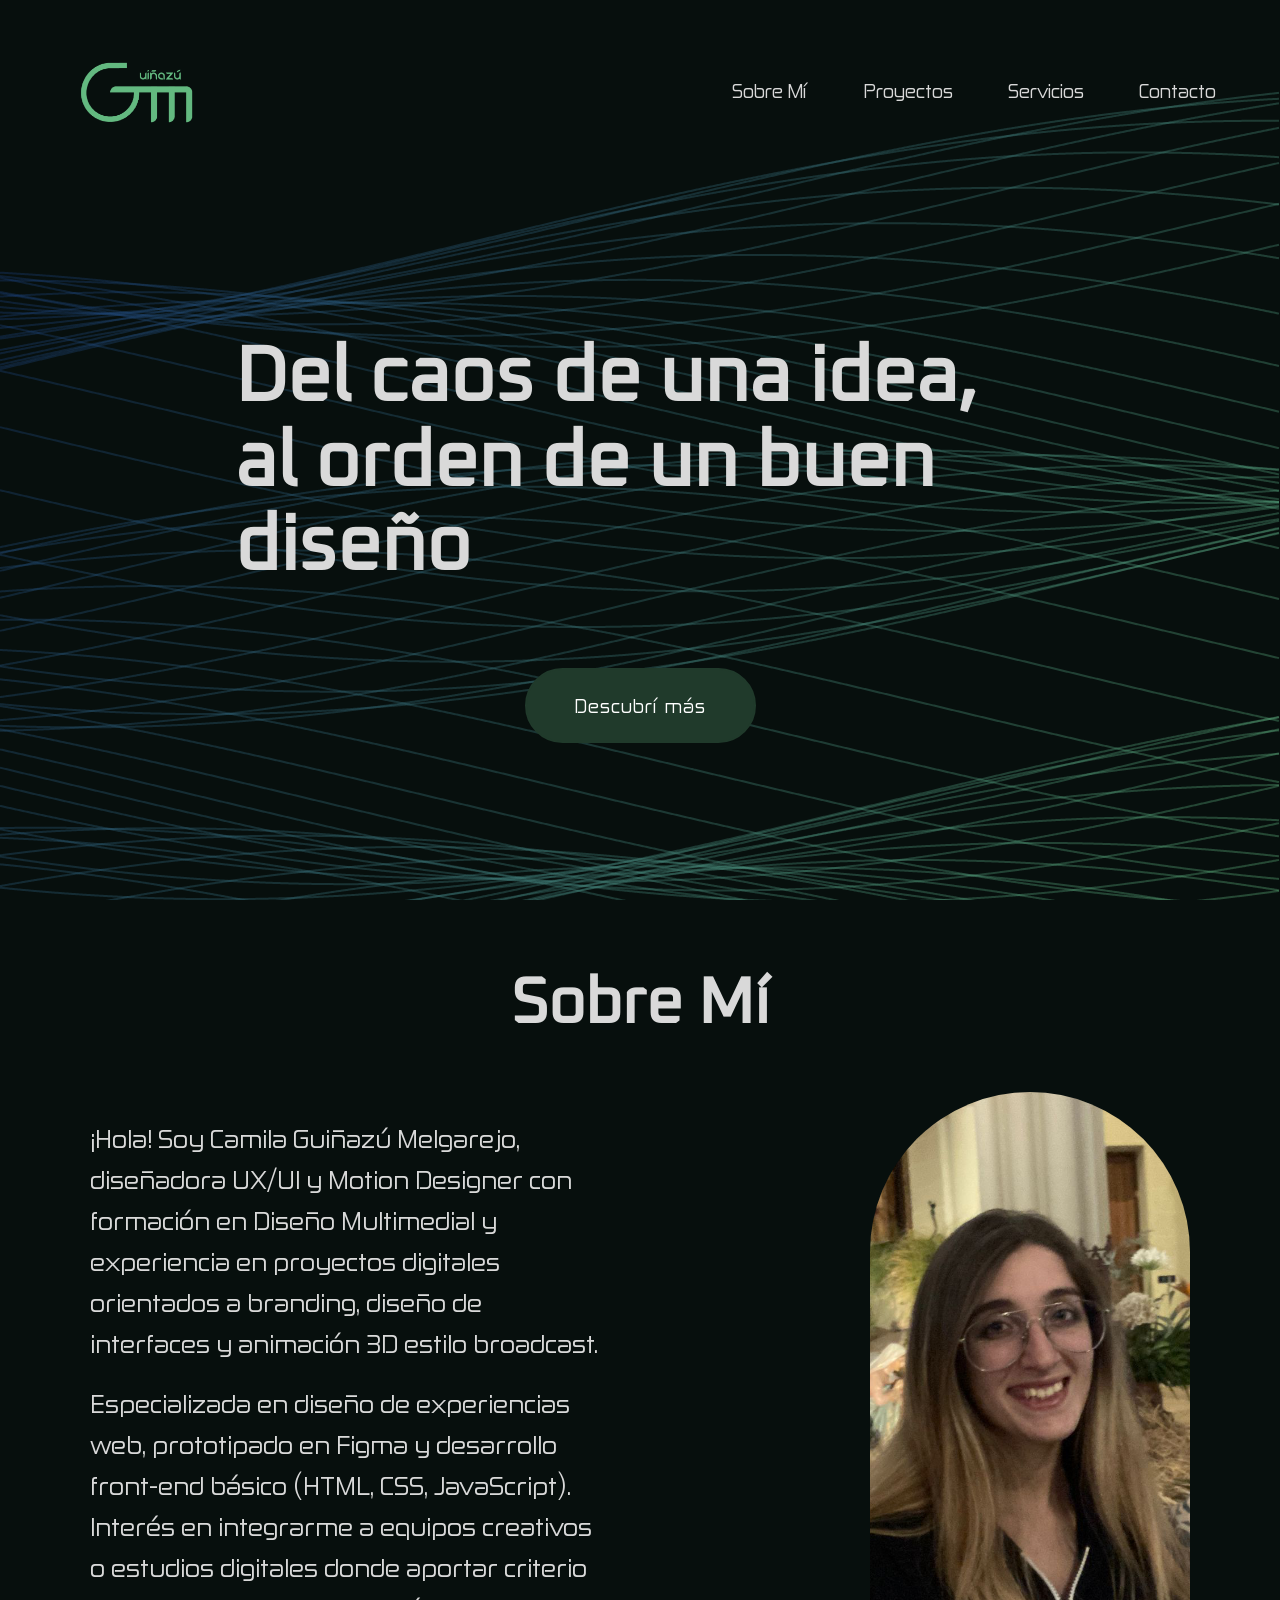
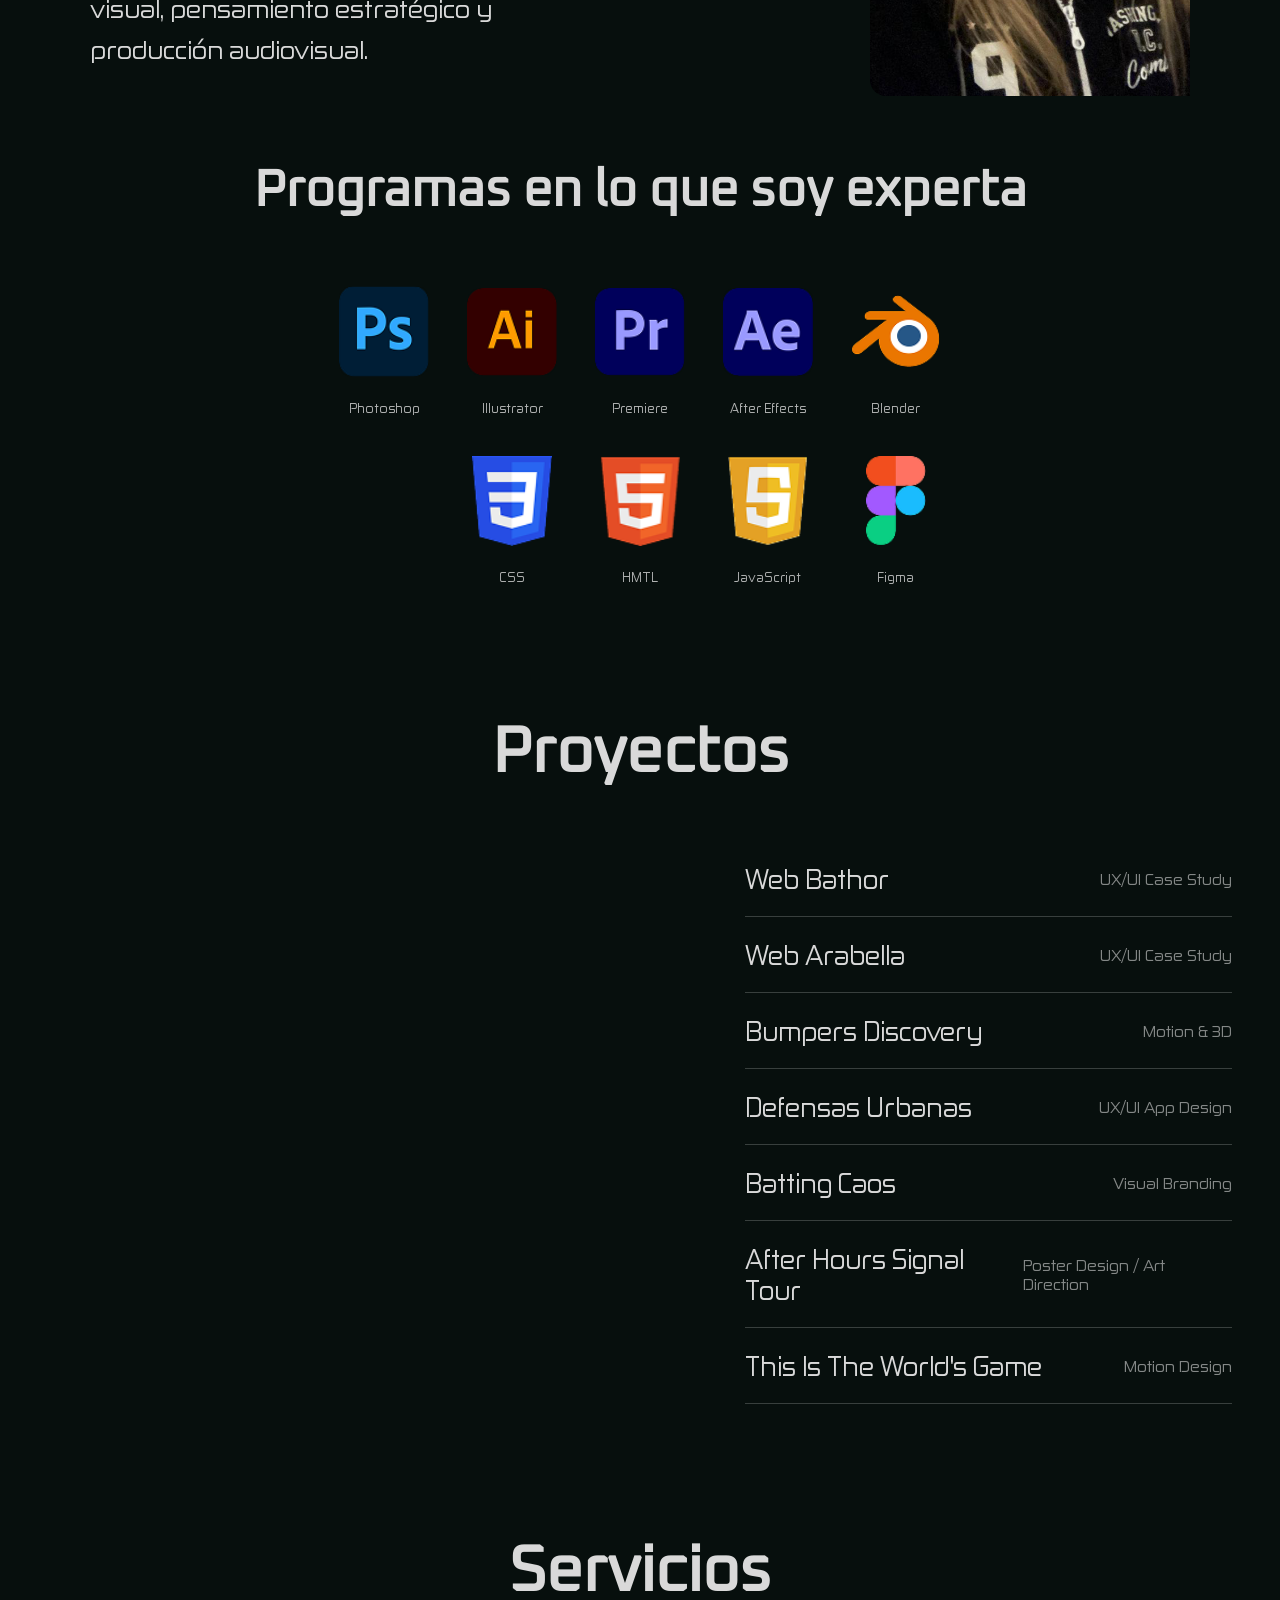
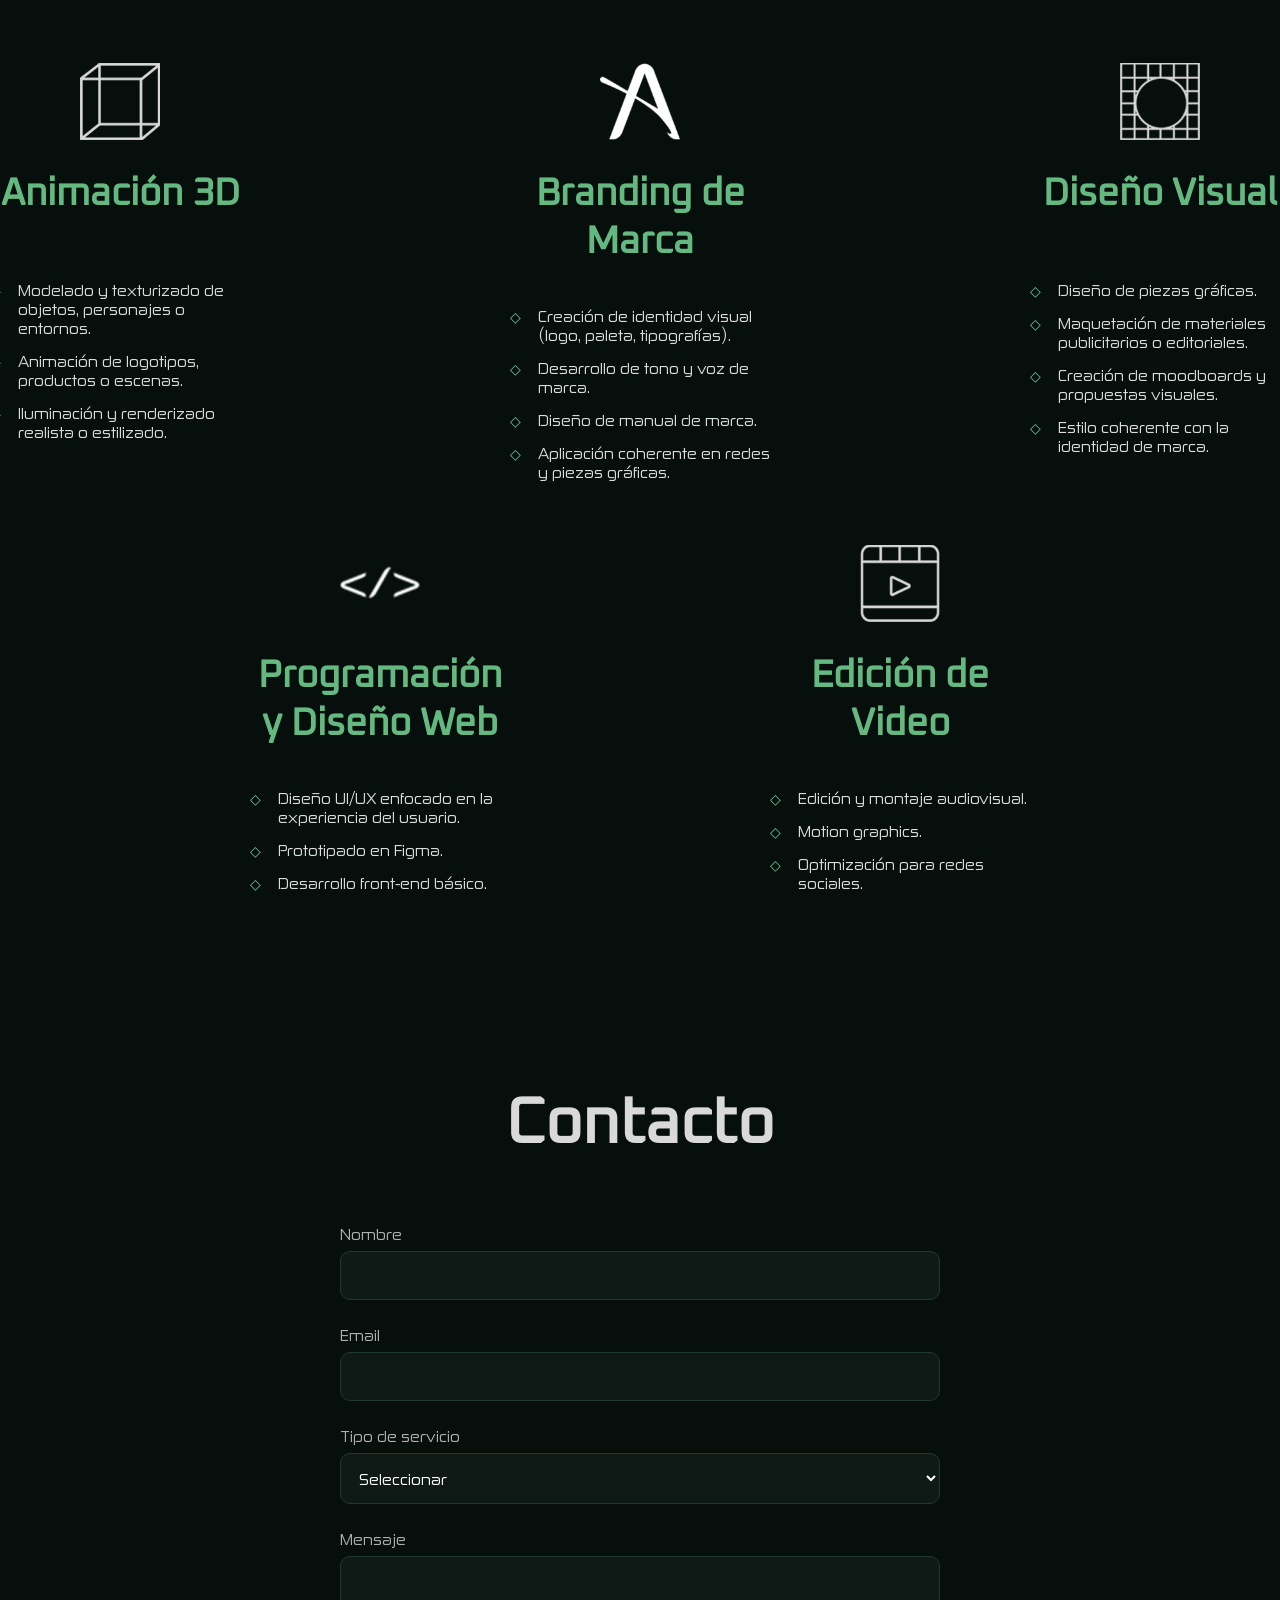
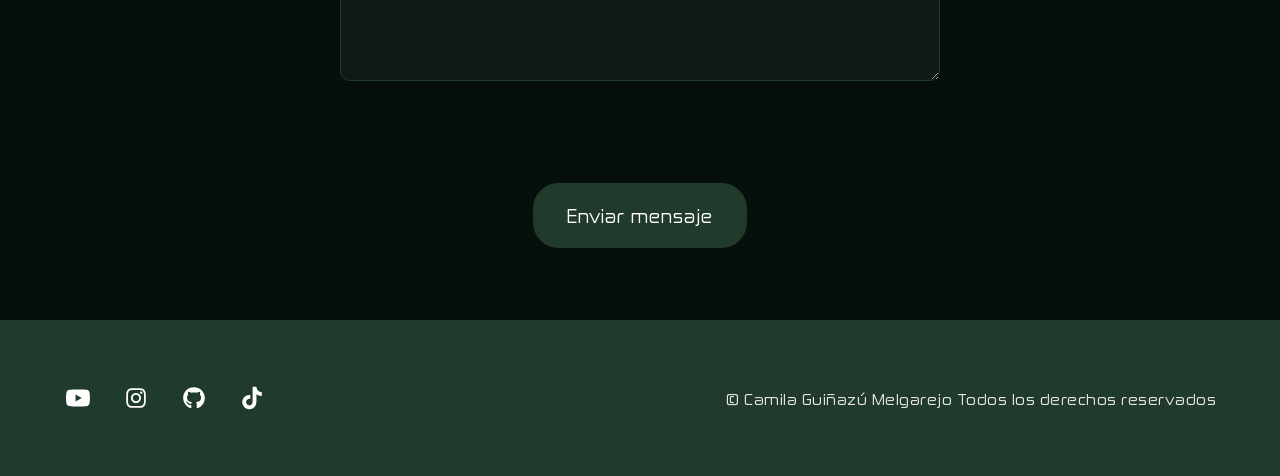
<file: index.html>
<!DOCTYPE html>
<html lang="es">

<head>
  <meta charset="UTF-8">
  <meta name="viewport" content="width=device-width, initial-scale=1.0">

  <title>Camila Guiñazú | UX/UI Designer & Digital Creative</title>

  <meta name="description" content="Portfolio de Camila Guiñazu, UX/UI designer especializada en experiencias digitales, diseño web y proyectos interactivos.">

  <link rel="stylesheet" href="styles.css">
</head>

<body>

  <canvas id="bg"></canvas>

  <!-- Header -->

  <header class="navbar">

    <div class="logo">
      <img src="Isologo.png" alt="Logo">
    </div>

    <nav class="nav-links">
      <a href="#sobre">Sobre Mí</a>
      <a href="#proyectos">Proyectos</a>
      <a href="#servicios">Servicios</a>
      <a href="#contacto">Contacto</a>
    </nav>

    <div class="menu-toggle">
      <span></span>
      <span></span>
      <span></span>
    </div>

  </header>

  <!-- Hero -->

  <section class="hero">
    <h1 class="hero-text">
      Del caos de una idea,
      al orden de un buen
      diseño
    </h1>

    <a href="#proyectos" class="btn-outline">Descubrí más</a>
  </section>

  <!-- Sobre mí -->

  <section id="sobre" class="section">
    <h2>Sobre Mí</h2>

    <div class="sobre-contenido">

      <div class="texto-inicio">
        <p>¡Hola! Soy Camila Guiñazú Melgarejo, diseñadora UX/UI y Motion Designer con formación en Diseño Multimedial y
          experiencia en proyectos digitales orientados a branding, diseño de interfaces y animación 3D estilo
          broadcast.
        </p>
        <br>
        <p>
          Especializada en diseño de experiencias web, prototipado en Figma y desarrollo front-end básico (HTML, CSS,
          JavaScript). Interés en integrarme a equipos creativos o estudios digitales donde aportar criterio visual,
          pensamiento estratégico y producción audiovisual.
        </p>

      </div>

      <div class="foto-inicio">
        <img src="Yo.png" alt="Camila Guiñazú Melgarejo">
      </div>

    </div>


    <!-- Experta -->

    <h3>Programas en lo que soy experta</h3>

    <div class="titulo-programas">

      <div class="logo-item">
        <img src="Photoshop.png" alt="Photoshop">
        <p>Photoshop</p>
      </div>

      <div class="logo-item">
        <img src="Illustrator.png" alt="Illustrator">
        <p>Illustrator</p>
      </div>

      <div class="logo-item">
        <img src="Premiere.png" alt="Premiere">
        <p>Premiere</p>
      </div>

      <div class="logo-item">
        <img src="After Effects.png" alt="After Effects">
        <p>After Effects</p>
      </div>

      <div class="logo-item">
        <img src="Blender.png" alt="Blender">
        <p>Blender</p>
      </div>

      <div class="logo-item">
        <img src="CSS.png" alt="CSS">
        <p>CSS</p>
      </div>

      <div class="logo-item">
        <img src="HTML.png" alt="HTML">
        <p>HMTL</p>
      </div>

      <div class="logo-item">
        <img src="JavaScript.png" alt="JavaScript">
        <p>JavaScript</p>
      </div>

      <div class="logo-item">
        <img src="Figma.png" alt="Figma">
        <p>Figma</p>
      </div>

    </div>

  </section>

  <!-- Proyectos -->

  <section id="proyectos" class="proyectos">

    <h2>Proyectos</h2>

    <div class="proyectos-container">

      <div class="preview">
        <img id="preview-img" src="Web-Bathor.png">
      </div>

      <div class="lista-proyectos">

        <a href="web-bathor.html" class="item" data-img="Web-Bathor.png">
          <span class="nombre">Web Bathor</span>
          <span class="tipo">UX/UI Case Study</span>
        </a>

        <a href="web-arabella.html" class="item" data-img="Web-Arabella.png">
          <span class="nombre">Web Arabella</span>
          <span class="tipo">UX/UI Case Study</span>
        </a>

        <a href="motion-discovery.html" class="item" data-img="Motion-Discovery.png">
          <span class="nombre">Bumpers Discovery</span>
          <span class="tipo">Motion & 3D</span>
        </a>

        <a href="defensas-urbanas.html" class="item" data-img="Defensas-Urbanas.png">
          <span class="nombre">Defensas Urbanas</span>
          <span class="tipo">UX/UI App Design</span>
        </a>

        <a href="batting-caos.html" class="item" data-img="Batting-Caos.png">
          <span class="nombre">Batting Caos</span>
          <span class="tipo">Visual Branding</span>
        </a>

        <a href="after-hours.html" class="item" data-img="The Weeknd/The_Weeknd_Horizontal.png">
          <span class="nombre">After Hours Signal Tour</span>
          <span class="tipo">Poster Design / Art Direction</span>
        </a>

        <a href="mundial.html" class="item" data-img="Mundial-Foto.png">
          <span class="nombre">This Is The World's Game</span>
          <span class="tipo">Motion Design</span>
        </a>
        
      </div>

    </div>

  </section>

  <!-- Servicios -->

  <section id="servicios" class="section">
    <h2>Servicios</h2>

    <section class="servicios">

      <div class="servicio">
        <img src="Animación.png" alt="Animación 3D">
        <h4>Animación 3D</h4>

        <ul>
          <li>Modelado y texturizado de objetos, personajes o entornos.</li>
          <li>Animación de logotipos, productos o escenas.</li>
          <li>Iluminación y renderizado realista o estilizado.</li>
        </ul>
      </div>

      <div class="servicio">
        <img src="Branding.png" alt="Branding">
        <h4>Branding de Marca</h4>

        <ul>
          <li>Creación de identidad visual (logo, paleta, tipografías).</li>
          <li>Desarrollo de tono y voz de marca.</li>
          <li>Diseño de manual de marca.</li>
          <li>Aplicación coherente en redes y piezas gráficas.</li>
        </ul>
      </div>

      <div class="servicio">
        <img src="Diseño.png" alt="Diseño Visual">
        <h4>Diseño Visual</h4>

        <ul>
          <li>Diseño de piezas gráficas.</li>
          <li>Maquetación de materiales publicitarios o editoriales.</li>
          <li>Creación de moodboards y propuestas visuales.</li>
          <li>Estilo coherente con la identidad de marca.</li>
        </ul>
      </div>

      <div class="servicio">
        <img src="Programación.png" alt="Programación">
        <h4>Programación y Diseño Web</h4>
        <ul>
          <li>Diseño UI/UX enfocado en la experiencia del usuario.</li>
          <li>Prototipado en Figma.</li>
          <li>Desarrollo front-end básico.</li>
        </ul>
      </div>

      <div class="servicio">
        <img src="Video.png" alt="Edición de Video">
        <h4>Edición de Video</h4>
        <ul>
          <li>Edición y montaje audiovisual.</li>
          <li>Motion graphics.</li>
          <li>Optimización para redes sociales.</li>
        </ul>
      </div>

    </section>

  </section>

  <!-- Contacto -->

  <section id="contacto" class="section">

    <h2>Contacto</h2>

    <form class="form-contacto" action="https://formsubmit.co/guinazu.multimedia@gmail.com" method="POST">

      <!-- configuración FormSubmit -->
      <input type="hidden" name="_subject" value="Nuevo mensaje desde tu portfolio">
      <input type="hidden" name="_captcha" value="false">
      <input type="hidden" name="_next" value="http://127.0.0.1:5500/#contacto">

      <!-- anti spam -->
      <input type="text" name="_honey" style="display:none">

      <div class="campo">
        <label for="nombre">Nombre</label>
        <input type="text" id="nombre" name="nombre" required>
      </div>

      <div class="campo">
        <label for="email">Email</label>
        <input type="email" id="email" name="email" required>
      </div>

      <div class="campo">
        <label for="servicio">Tipo de servicio</label>
        <select id="servicio" name="servicio">
          <option value="">Seleccionar</option>
          <option value="animacion">Animación 3D</option>
          <option value="branding">Branding</option>
          <option value="programacion">Programación Web</option>
          <option value="video">Edición de video</option>
          <option value="otro">Otro</option>
        </select>
      </div>

      <div class="campo">
        <label for="mensaje">Mensaje</label>
        <textarea id="mensaje" name="mensaje" rows="5" required></textarea>
      </div>

      <button type="submit" class="btn-outline">Enviar mensaje</button>

    </form>

    <div id="mensaje-exito" class="mensaje-exito">
      Gracias por tu mensaje.
      En breve me pondré en contacto contigo.
    </div>

  </section>

  <!-- Footer -->

  <footer class="footer">
    <div class="footer-container">

      <div class="footer-social">
        <a href="https://www.youtube.com/@design.guinazu" aria-label="YouTube">
          <svg xmlns="http://www.w3.org/2000/svg" viewBox="0 0 640 640">
            <path fill="rgb(255, 255, 255)"
              d="M581.7 188.1C575.5 164.4 556.9 145.8 533.4 139.5C490.9 128 320.1 128 320.1 128C320.1 128 149.3 128 106.7 139.5C83.2 145.8 64.7 164.4 58.4 188.1C47 231 47 320.4 47 320.4C47 320.4 47 409.8 58.4 452.7C64.7 476.3 83.2 494.2 106.7 500.5C149.3 512 320.1 512 320.1 512C320.1 512 490.9 512 533.5 500.5C557 494.2 575.5 476.3 581.8 452.7C593.2 409.8 593.2 320.4 593.2 320.4C593.2 320.4 593.2 231 581.8 188.1zM264.2 401.6L264.2 239.2L406.9 320.4L264.2 401.6z" />
          </svg>
        </a>

        <a href="https://www.instagram.com/design.guinazu/" aria-label="Instagram">
          <svg xmlns="http://www.w3.org/2000/svg" viewBox="0 0 640 640">
            <path fill="rgb(255, 255, 255)"
              d="M320.3 205C256.8 204.8 205.2 256.2 205 319.7C204.8 383.2 256.2 434.8 319.7 435C383.2 435.2 434.8 383.8 435 320.3C435.2 256.8 383.8 205.2 320.3 205zM319.7 245.4C360.9 245.2 394.4 278.5 394.6 319.7C394.8 360.9 361.5 394.4 320.3 394.6C279.1 394.8 245.6 361.5 245.4 320.3C245.2 279.1 278.5 245.6 319.7 245.4zM413.1 200.3C413.1 185.5 425.1 173.5 439.9 173.5C454.7 173.5 466.7 185.5 466.7 200.3C466.7 215.1 454.7 227.1 439.9 227.1C425.1 227.1 413.1 215.1 413.1 200.3zM542.8 227.5C541.1 191.6 532.9 159.8 506.6 133.6C480.4 107.4 448.6 99.2 412.7 97.4C375.7 95.3 264.8 95.3 227.8 97.4C192 99.1 160.2 107.3 133.9 133.5C107.6 159.7 99.5 191.5 97.7 227.4C95.6 264.4 95.6 375.3 97.7 412.3C99.4 448.2 107.6 480 133.9 506.2C160.2 532.4 191.9 540.6 227.8 542.4C264.8 544.5 375.7 544.5 412.7 542.4C448.6 540.7 480.4 532.5 506.6 506.2C532.8 480 541 448.2 542.8 412.3C544.9 375.3 544.9 264.5 542.8 227.5zM495 452C487.2 471.6 472.1 486.7 452.4 494.6C422.9 506.3 352.9 503.6 320.3 503.6C287.7 503.6 217.6 506.2 188.2 494.6C168.6 486.8 153.5 471.7 145.6 452C133.9 422.5 136.6 352.5 136.6 319.9C136.6 287.3 134 217.2 145.6 187.8C153.4 168.2 168.5 153.1 188.2 145.2C217.7 133.5 287.7 136.2 320.3 136.2C352.9 136.2 423 133.6 452.4 145.2C472 153 487.1 168.1 495 187.8C506.7 217.3 504 287.3 504 319.9C504 352.5 506.7 422.6 495 452z" />
          </svg>
        </a>

        <a href="https://github.com/guinazumultimedia-hub" aria-label="GitHub">
          <svg xmlns="http://www.w3.org/2000/svg" viewBox="0 0 640 640">
            <path fill="rgb(255, 255, 255)"
              d="M237.9 461.4C237.9 463.4 235.6 465 232.7 465C229.4 465.3 227.1 463.7 227.1 461.4C227.1 459.4 229.4 457.8 232.3 457.8C235.3 457.5 237.9 459.1 237.9 461.4zM206.8 456.9C206.1 458.9 208.1 461.2 211.1 461.8C213.7 462.8 216.7 461.8 217.3 459.8C217.9 457.8 216 455.5 213 454.6C210.4 453.9 207.5 454.9 206.8 456.9zM251 455.2C248.1 455.9 246.1 457.8 246.4 460.1C246.7 462.1 249.3 463.4 252.3 462.7C255.2 462 257.2 460.1 256.9 458.1C256.6 456.2 253.9 454.9 251 455.2zM316.8 72C178.1 72 72 177.3 72 316C72 426.9 141.8 521.8 241.5 555.2C254.3 557.5 258.8 549.6 258.8 543.1C258.8 536.9 258.5 502.7 258.5 481.7C258.5 481.7 188.5 496.7 173.8 451.9C173.8 451.9 162.4 422.8 146 415.3C146 415.3 123.1 399.6 147.6 399.9C147.6 399.9 172.5 401.9 186.2 425.7C208.1 464.3 244.8 453.2 259.1 446.6C261.4 430.6 267.9 419.5 275.1 412.9C219.2 406.7 162.8 398.6 162.8 302.4C162.8 274.9 170.4 261.1 186.4 243.5C183.8 237 175.3 210.2 189 175.6C209.9 169.1 258 202.6 258 202.6C278 197 299.5 194.1 320.8 194.1C342.1 194.1 363.6 197 383.6 202.6C383.6 202.6 431.7 169 452.6 175.6C466.3 210.3 457.8 237 455.2 243.5C471.2 261.2 481 275 481 302.4C481 398.9 422.1 406.6 366.2 412.9C375.4 420.8 383.2 435.8 383.2 459.3C383.2 493 382.9 534.7 382.9 542.9C382.9 549.4 387.5 557.3 400.2 555C500.2 521.8 568 426.9 568 316C568 177.3 455.5 72 316.8 72zM169.2 416.9C167.9 417.9 168.2 420.2 169.9 422.1C171.5 423.7 173.8 424.4 175.1 423.1C176.4 422.1 176.1 419.8 174.4 417.9C172.8 416.3 170.5 415.6 169.2 416.9zM158.4 408.8C157.7 410.1 158.7 411.7 160.7 412.7C162.3 413.7 164.3 413.4 165 412C165.7 410.7 164.7 409.1 162.7 408.1C160.7 407.5 159.1 407.8 158.4 408.8zM190.8 444.4C189.2 445.7 189.8 448.7 192.1 450.6C194.4 452.9 197.3 453.2 198.6 451.6C199.9 450.3 199.3 447.3 197.3 445.4C195.1 443.1 192.1 442.8 190.8 444.4zM179.4 429.7C177.8 430.7 177.8 433.3 179.4 435.6C181 437.9 183.7 438.9 185 437.9C186.6 436.6 186.6 434 185 431.7C183.6 429.4 181 428.4 179.4 429.7z" />
          </svg>
        </a>

        <a href="https://www.tiktok.com/@guinazu.multimedia?lang=es" aria-label="TikTok">
          <svg xmlns="http://www.w3.org/2000/svg" viewBox="0 0 640 640">
            <path fill="rgb(255, 255, 255)"
              d="M544.5 273.9C500.5 274 457.5 260.3 421.7 234.7L421.7 413.4C421.7 446.5 411.6 478.8 392.7 506C373.8 533.2 347.1 554 316.1 565.6C285.1 577.2 251.3 579.1 219.2 570.9C187.1 562.7 158.3 545 136.5 520.1C114.7 495.2 101.2 464.1 97.5 431.2C93.8 398.3 100.4 365.1 116.1 336C131.8 306.9 156.1 283.3 185.7 268.3C215.3 253.3 248.6 247.8 281.4 252.3L281.4 342.2C266.4 337.5 250.3 337.6 235.4 342.6C220.5 347.6 207.5 357.2 198.4 369.9C189.3 382.6 184.4 398 184.5 413.8C184.6 429.6 189.7 444.8 199 457.5C208.3 470.2 221.4 479.6 236.4 484.4C251.4 489.2 267.5 489.2 282.4 484.3C297.3 479.4 310.4 469.9 319.6 457.2C328.8 444.5 333.8 429.1 333.8 413.4L333.8 64L421.8 64C421.7 71.4 422.4 78.9 423.7 86.2C426.8 102.5 433.1 118.1 442.4 131.9C451.7 145.7 463.7 157.5 477.6 166.5C497.5 179.6 520.8 186.6 544.6 186.6L544.6 274z" />
          </svg>
        </a>
        
      </div>

      <div class="footer-copy">
        © Camila Guiñazú Melgarejo Todos los derechos reservados
      </div>

    </div>
  </footer>

  <script src="script.js"></script>
</body>

</html>
</file>
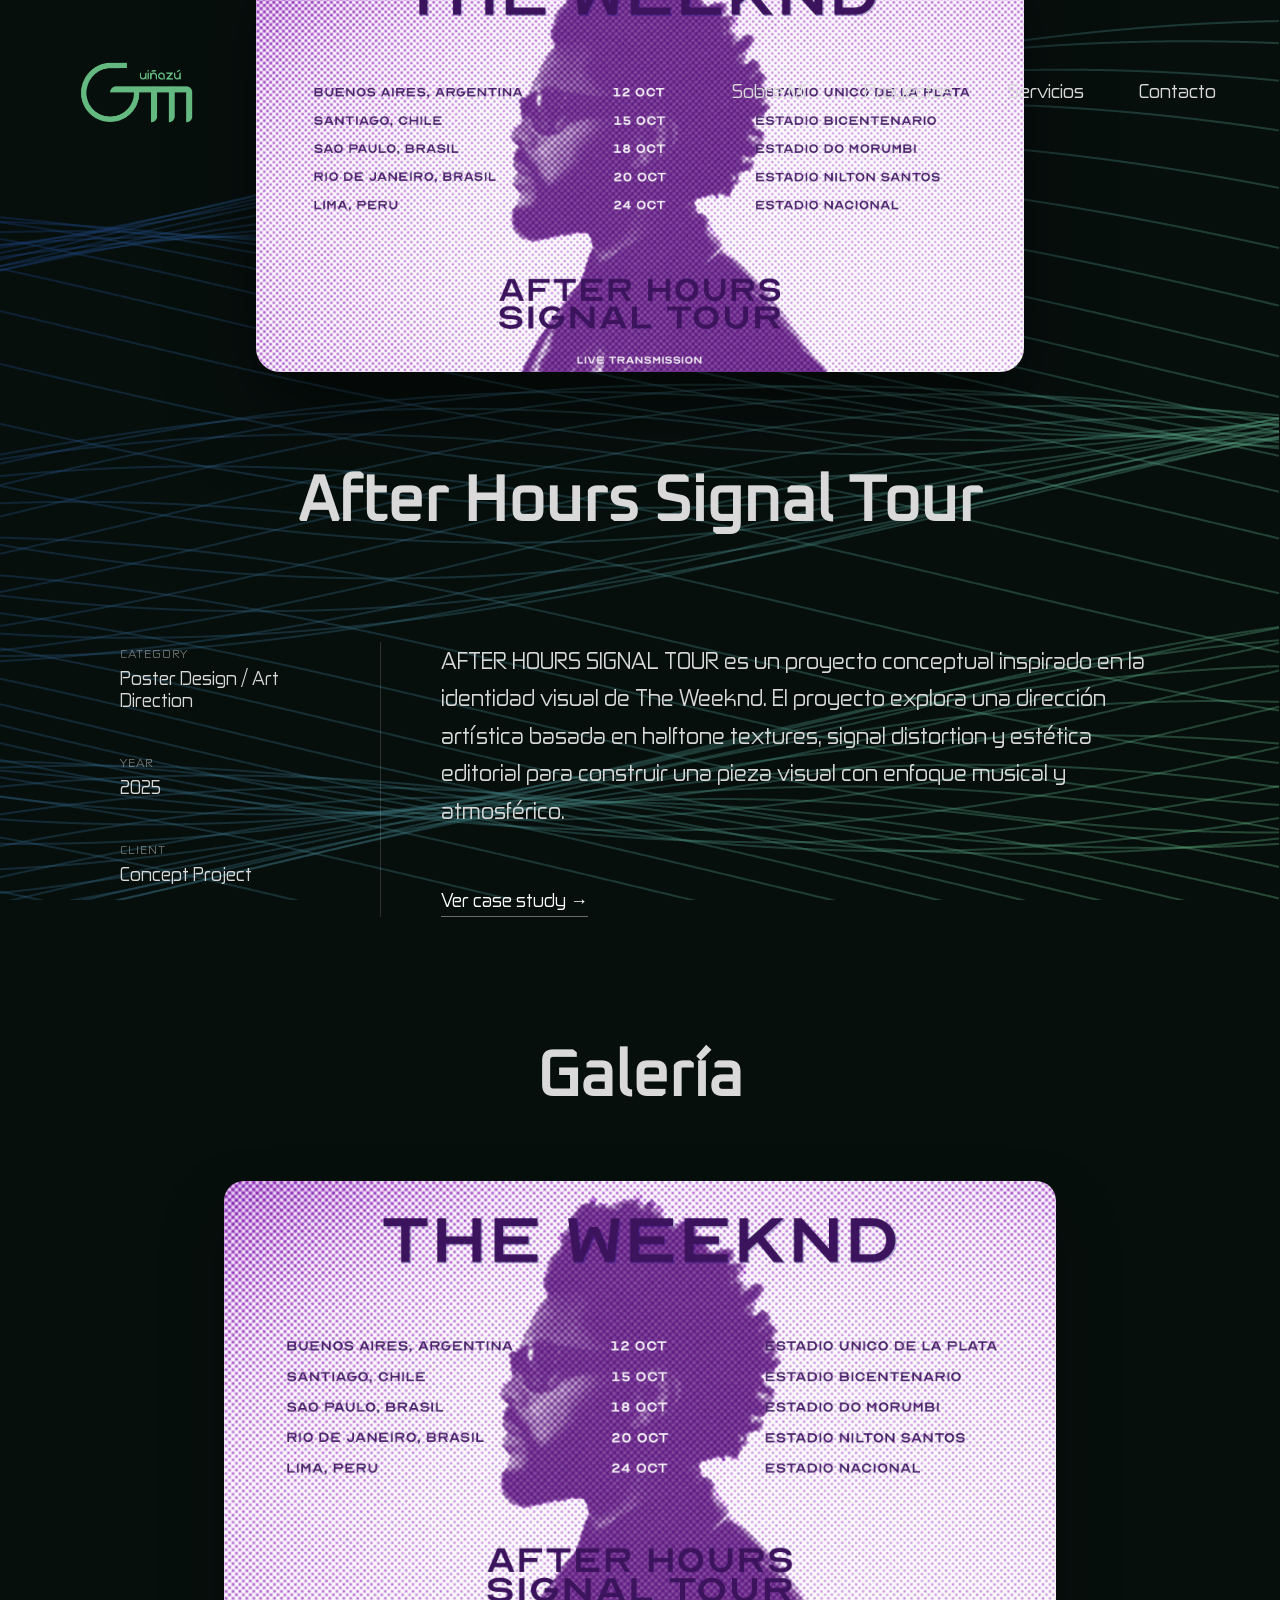
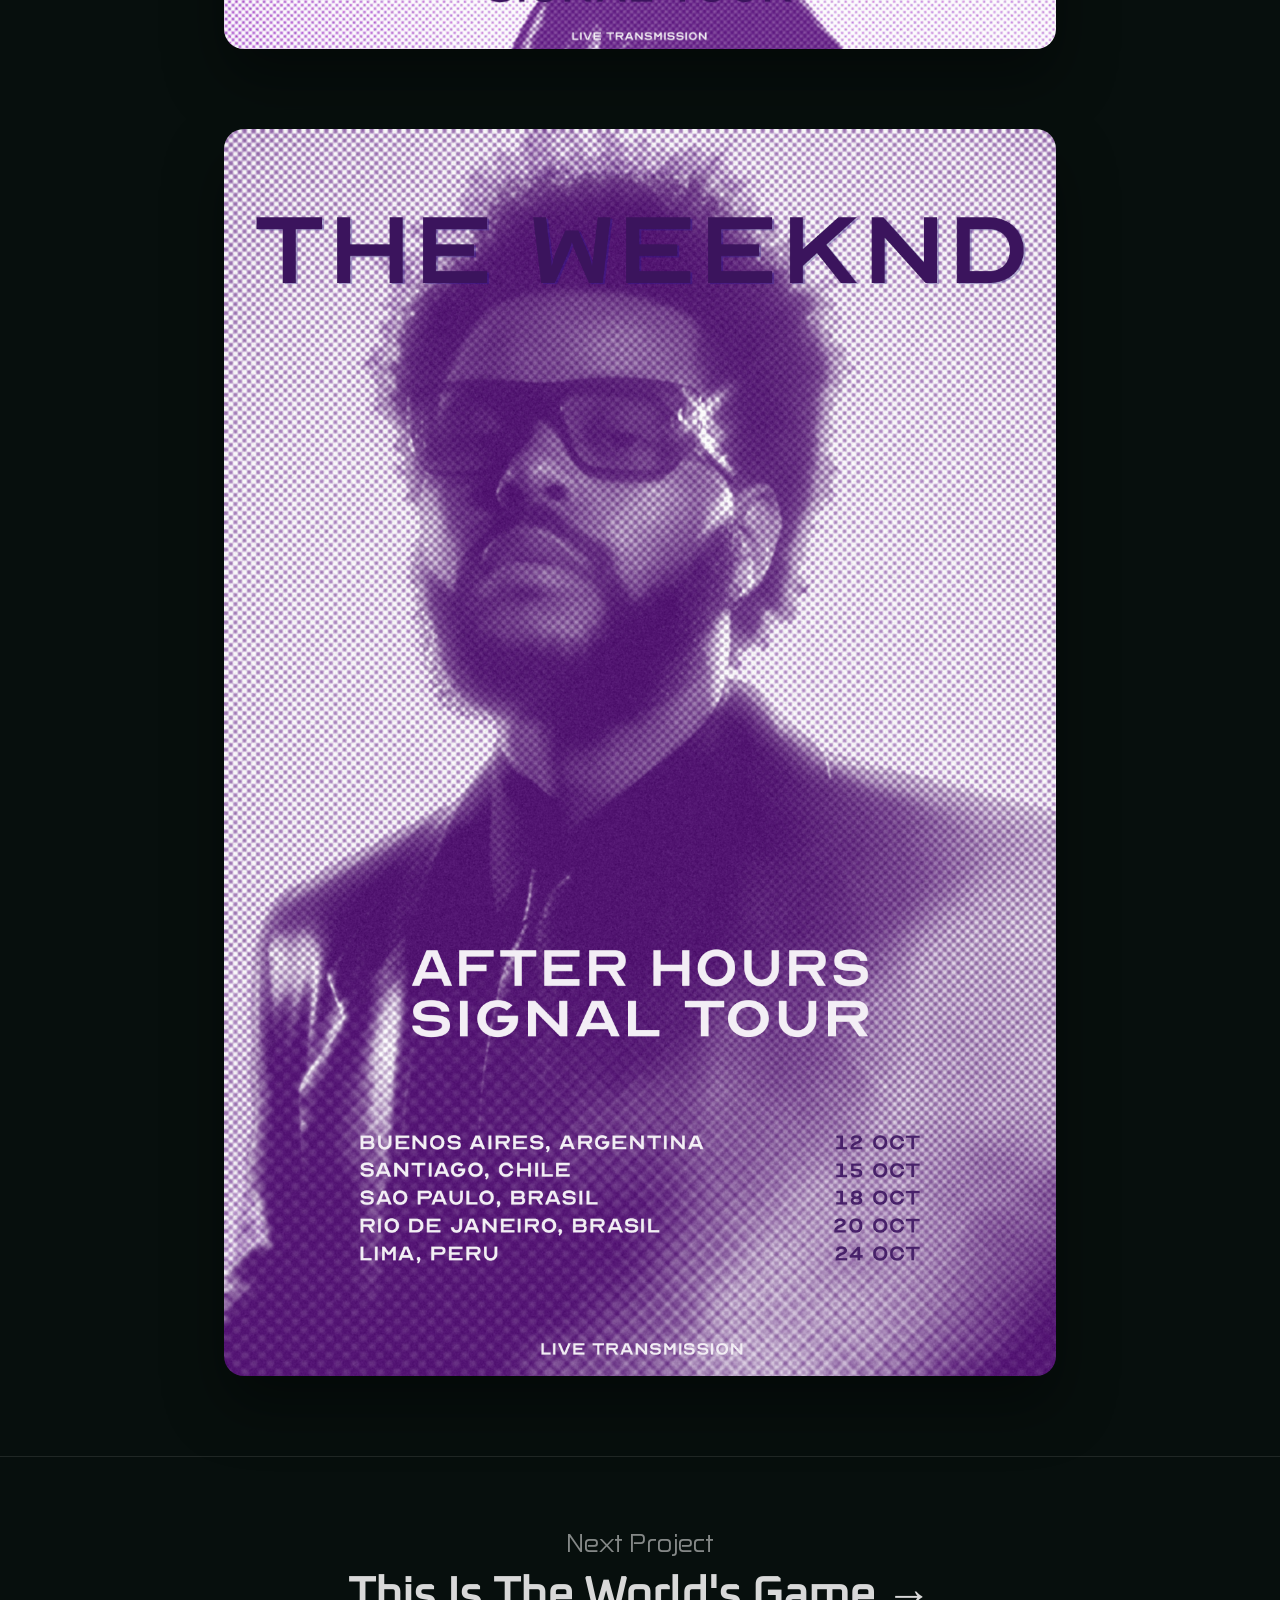
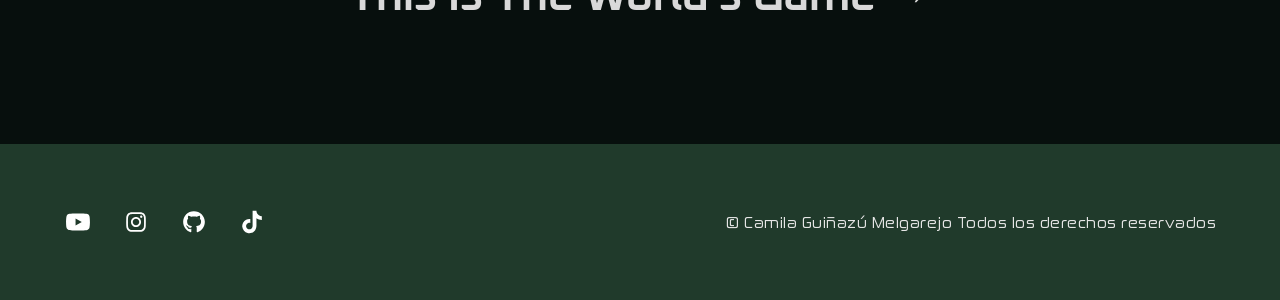
<file: after-hours.html>
<!DOCTYPE html>
<html lang="es">

<head>
  <meta charset="UTF-8">
  <meta name="viewport" content="width=device-width, initial-scale=1.0">
  <title>After Hours Signal Tour | Poster Design — Camila Guiñazú</title>
  <link rel="stylesheet" href="styles.css">
</head>

<body>

  <canvas id="bg"></canvas>

  <!-- Header -->

  <header class="navbar">

    <div class="logo">
      <img src="Isologo.png" alt="Logo">
    </div>

    <nav class="nav-links">
      <a href="index.html#sobre">Sobre Mí</a>
      <a href="index.html#proyectos">Proyectos</a>
      <a href="index.html#servicios">Servicios</a>
      <a href="index.html#contacto">Contacto</a>
    </nav>

    <div class="menu-toggle">
      <span></span>
      <span></span>
      <span></span>
    </div>

  </header>

  <!-- HERO PROYECTO -->

  <section class="hero-proyecto">

    <div class="hero-img">
      <img src="The Weeknd/The_Weeknd_Horizontal.png" alt="The-Weeknd">
    </div>

    <h1 class="titulo-proyecto">After Hours Signal Tour</h1>

  </section>


  <!-- INFO DEL PROYECTO -->

  <section class="info-proyecto">

    <div class="info-container">

      <div class="info-datos">

        <div class="dato">
          <span>Category</span>
          <p>Poster Design / Art Direction</p>
        </div>

        <div class="dato">
          <span>Year</span>
          <p>2025</p>
        </div>

        <div class="dato">
          <span>Client</span>
          <p>Concept Project</p>
        </div>

      </div>

      <div class="linea-divisoria"></div>

      <div class="info-descripcion">

        <p>
          AFTER HOURS SIGNAL TOUR es un proyecto conceptual inspirado en la identidad
          visual de The Weeknd. El proyecto explora una dirección artística basada en
          halftone textures, signal distortion y estética editorial para construir una
          pieza visual con enfoque musical y atmosférico.
        </p>

        <div class="links-proyecto">
          <a href="https://drive.google.com/file/d/1X4A8iwfo8cQEqFwsXN5hncDIxCfsVY0h/view" target="_blank"
            class="link-pdf">
            Ver case study →
          </a>
        </div>

      </div>

    </div>

  </section>

  <!-- GALERIA -->

  <section class="galeria-proyecto">

    <h2>Galería</h2>

    <img src="The Weeknd/The_Weeknd_Horizontal.png">
    <img src="The Weeknd/The_Weeknd_Vertical.png">

  </section>

  <!-- NEXT PROJECT -->

  <section class="next-project">

    <a href="mundial.html">

      <p class="next-text">Next Project</p>

      <h2>This Is The World's Game →</h2>

    </a>

  </section>

  <!-- Footer -->

  <footer class="footer">
    <div class="footer-container">

      <div class="footer-social">
        <a href="https://www.youtube.com/@design.guinazu" aria-label="YouTube">
          <svg xmlns="http://www.w3.org/2000/svg" viewBox="0 0 640 640">
            <path fill="rgb(255, 255, 255)"
              d="M581.7 188.1C575.5 164.4 556.9 145.8 533.4 139.5C490.9 128 320.1 128 320.1 128C320.1 128 149.3 128 106.7 139.5C83.2 145.8 64.7 164.4 58.4 188.1C47 231 47 320.4 47 320.4C47 320.4 47 409.8 58.4 452.7C64.7 476.3 83.2 494.2 106.7 500.5C149.3 512 320.1 512 320.1 512C320.1 512 490.9 512 533.5 500.5C557 494.2 575.5 476.3 581.8 452.7C593.2 409.8 593.2 320.4 593.2 320.4C593.2 320.4 593.2 231 581.8 188.1zM264.2 401.6L264.2 239.2L406.9 320.4L264.2 401.6z" />
          </svg>
        </a>

        <a href="https://www.instagram.com/design.guinazu/" aria-label="Instagram">
          <svg xmlns="http://www.w3.org/2000/svg" viewBox="0 0 640 640">
            <path fill="rgb(255, 255, 255)"
              d="M320.3 205C256.8 204.8 205.2 256.2 205 319.7C204.8 383.2 256.2 434.8 319.7 435C383.2 435.2 434.8 383.8 435 320.3C435.2 256.8 383.8 205.2 320.3 205zM319.7 245.4C360.9 245.2 394.4 278.5 394.6 319.7C394.8 360.9 361.5 394.4 320.3 394.6C279.1 394.8 245.6 361.5 245.4 320.3C245.2 279.1 278.5 245.6 319.7 245.4zM413.1 200.3C413.1 185.5 425.1 173.5 439.9 173.5C454.7 173.5 466.7 185.5 466.7 200.3C466.7 215.1 454.7 227.1 439.9 227.1C425.1 227.1 413.1 215.1 413.1 200.3zM542.8 227.5C541.1 191.6 532.9 159.8 506.6 133.6C480.4 107.4 448.6 99.2 412.7 97.4C375.7 95.3 264.8 95.3 227.8 97.4C192 99.1 160.2 107.3 133.9 133.5C107.6 159.7 99.5 191.5 97.7 227.4C95.6 264.4 95.6 375.3 97.7 412.3C99.4 448.2 107.6 480 133.9 506.2C160.2 532.4 191.9 540.6 227.8 542.4C264.8 544.5 375.7 544.5 412.7 542.4C448.6 540.7 480.4 532.5 506.6 506.2C532.8 480 541 448.2 542.8 412.3C544.9 375.3 544.9 264.5 542.8 227.5zM495 452C487.2 471.6 472.1 486.7 452.4 494.6C422.9 506.3 352.9 503.6 320.3 503.6C287.7 503.6 217.6 506.2 188.2 494.6C168.6 486.8 153.5 471.7 145.6 452C133.9 422.5 136.6 352.5 136.6 319.9C136.6 287.3 134 217.2 145.6 187.8C153.4 168.2 168.5 153.1 188.2 145.2C217.7 133.5 287.7 136.2 320.3 136.2C352.9 136.2 423 133.6 452.4 145.2C472 153 487.1 168.1 495 187.8C506.7 217.3 504 287.3 504 319.9C504 352.5 506.7 422.6 495 452z" />
          </svg>
        </a>

        <a href="https://github.com/guinazumultimedia-hub" aria-label="GitHub">
          <svg xmlns="http://www.w3.org/2000/svg" viewBox="0 0 640 640">
            <path fill="rgb(255, 255, 255)"
              d="M237.9 461.4C237.9 463.4 235.6 465 232.7 465C229.4 465.3 227.1 463.7 227.1 461.4C227.1 459.4 229.4 457.8 232.3 457.8C235.3 457.5 237.9 459.1 237.9 461.4zM206.8 456.9C206.1 458.9 208.1 461.2 211.1 461.8C213.7 462.8 216.7 461.8 217.3 459.8C217.9 457.8 216 455.5 213 454.6C210.4 453.9 207.5 454.9 206.8 456.9zM251 455.2C248.1 455.9 246.1 457.8 246.4 460.1C246.7 462.1 249.3 463.4 252.3 462.7C255.2 462 257.2 460.1 256.9 458.1C256.6 456.2 253.9 454.9 251 455.2zM316.8 72C178.1 72 72 177.3 72 316C72 426.9 141.8 521.8 241.5 555.2C254.3 557.5 258.8 549.6 258.8 543.1C258.8 536.9 258.5 502.7 258.5 481.7C258.5 481.7 188.5 496.7 173.8 451.9C173.8 451.9 162.4 422.8 146 415.3C146 415.3 123.1 399.6 147.6 399.9C147.6 399.9 172.5 401.9 186.2 425.7C208.1 464.3 244.8 453.2 259.1 446.6C261.4 430.6 267.9 419.5 275.1 412.9C219.2 406.7 162.8 398.6 162.8 302.4C162.8 274.9 170.4 261.1 186.4 243.5C183.8 237 175.3 210.2 189 175.6C209.9 169.1 258 202.6 258 202.6C278 197 299.5 194.1 320.8 194.1C342.1 194.1 363.6 197 383.6 202.6C383.6 202.6 431.7 169 452.6 175.6C466.3 210.3 457.8 237 455.2 243.5C471.2 261.2 481 275 481 302.4C481 398.9 422.1 406.6 366.2 412.9C375.4 420.8 383.2 435.8 383.2 459.3C383.2 493 382.9 534.7 382.9 542.9C382.9 549.4 387.5 557.3 400.2 555C500.2 521.8 568 426.9 568 316C568 177.3 455.5 72 316.8 72zM169.2 416.9C167.9 417.9 168.2 420.2 169.9 422.1C171.5 423.7 173.8 424.4 175.1 423.1C176.4 422.1 176.1 419.8 174.4 417.9C172.8 416.3 170.5 415.6 169.2 416.9zM158.4 408.8C157.7 410.1 158.7 411.7 160.7 412.7C162.3 413.7 164.3 413.4 165 412C165.7 410.7 164.7 409.1 162.7 408.1C160.7 407.5 159.1 407.8 158.4 408.8zM190.8 444.4C189.2 445.7 189.8 448.7 192.1 450.6C194.4 452.9 197.3 453.2 198.6 451.6C199.9 450.3 199.3 447.3 197.3 445.4C195.1 443.1 192.1 442.8 190.8 444.4zM179.4 429.7C177.8 430.7 177.8 433.3 179.4 435.6C181 437.9 183.7 438.9 185 437.9C186.6 436.6 186.6 434 185 431.7C183.6 429.4 181 428.4 179.4 429.7z" />
          </svg>
        </a>

        <a href="https://www.tiktok.com/@guinazu.multimedia?lang=es" aria-label="TikTok">
          <svg xmlns="http://www.w3.org/2000/svg" viewBox="0 0 640 640">
            <path fill="rgb(255, 255, 255)"
              d="M544.5 273.9C500.5 274 457.5 260.3 421.7 234.7L421.7 413.4C421.7 446.5 411.6 478.8 392.7 506C373.8 533.2 347.1 554 316.1 565.6C285.1 577.2 251.3 579.1 219.2 570.9C187.1 562.7 158.3 545 136.5 520.1C114.7 495.2 101.2 464.1 97.5 431.2C93.8 398.3 100.4 365.1 116.1 336C131.8 306.9 156.1 283.3 185.7 268.3C215.3 253.3 248.6 247.8 281.4 252.3L281.4 342.2C266.4 337.5 250.3 337.6 235.4 342.6C220.5 347.6 207.5 357.2 198.4 369.9C189.3 382.6 184.4 398 184.5 413.8C184.6 429.6 189.7 444.8 199 457.5C208.3 470.2 221.4 479.6 236.4 484.4C251.4 489.2 267.5 489.2 282.4 484.3C297.3 479.4 310.4 469.9 319.6 457.2C328.8 444.5 333.8 429.1 333.8 413.4L333.8 64L421.8 64C421.7 71.4 422.4 78.9 423.7 86.2C426.8 102.5 433.1 118.1 442.4 131.9C451.7 145.7 463.7 157.5 477.6 166.5C497.5 179.6 520.8 186.6 544.6 186.6L544.6 274z" />
          </svg>
        </a>

      </div>

      <div class="footer-copy">
        © Camila Guiñazú Melgarejo Todos los derechos reservados
      </div>

    </div>
  </footer>

  <script src="script.js"></script>
</body>

</html>
</file>
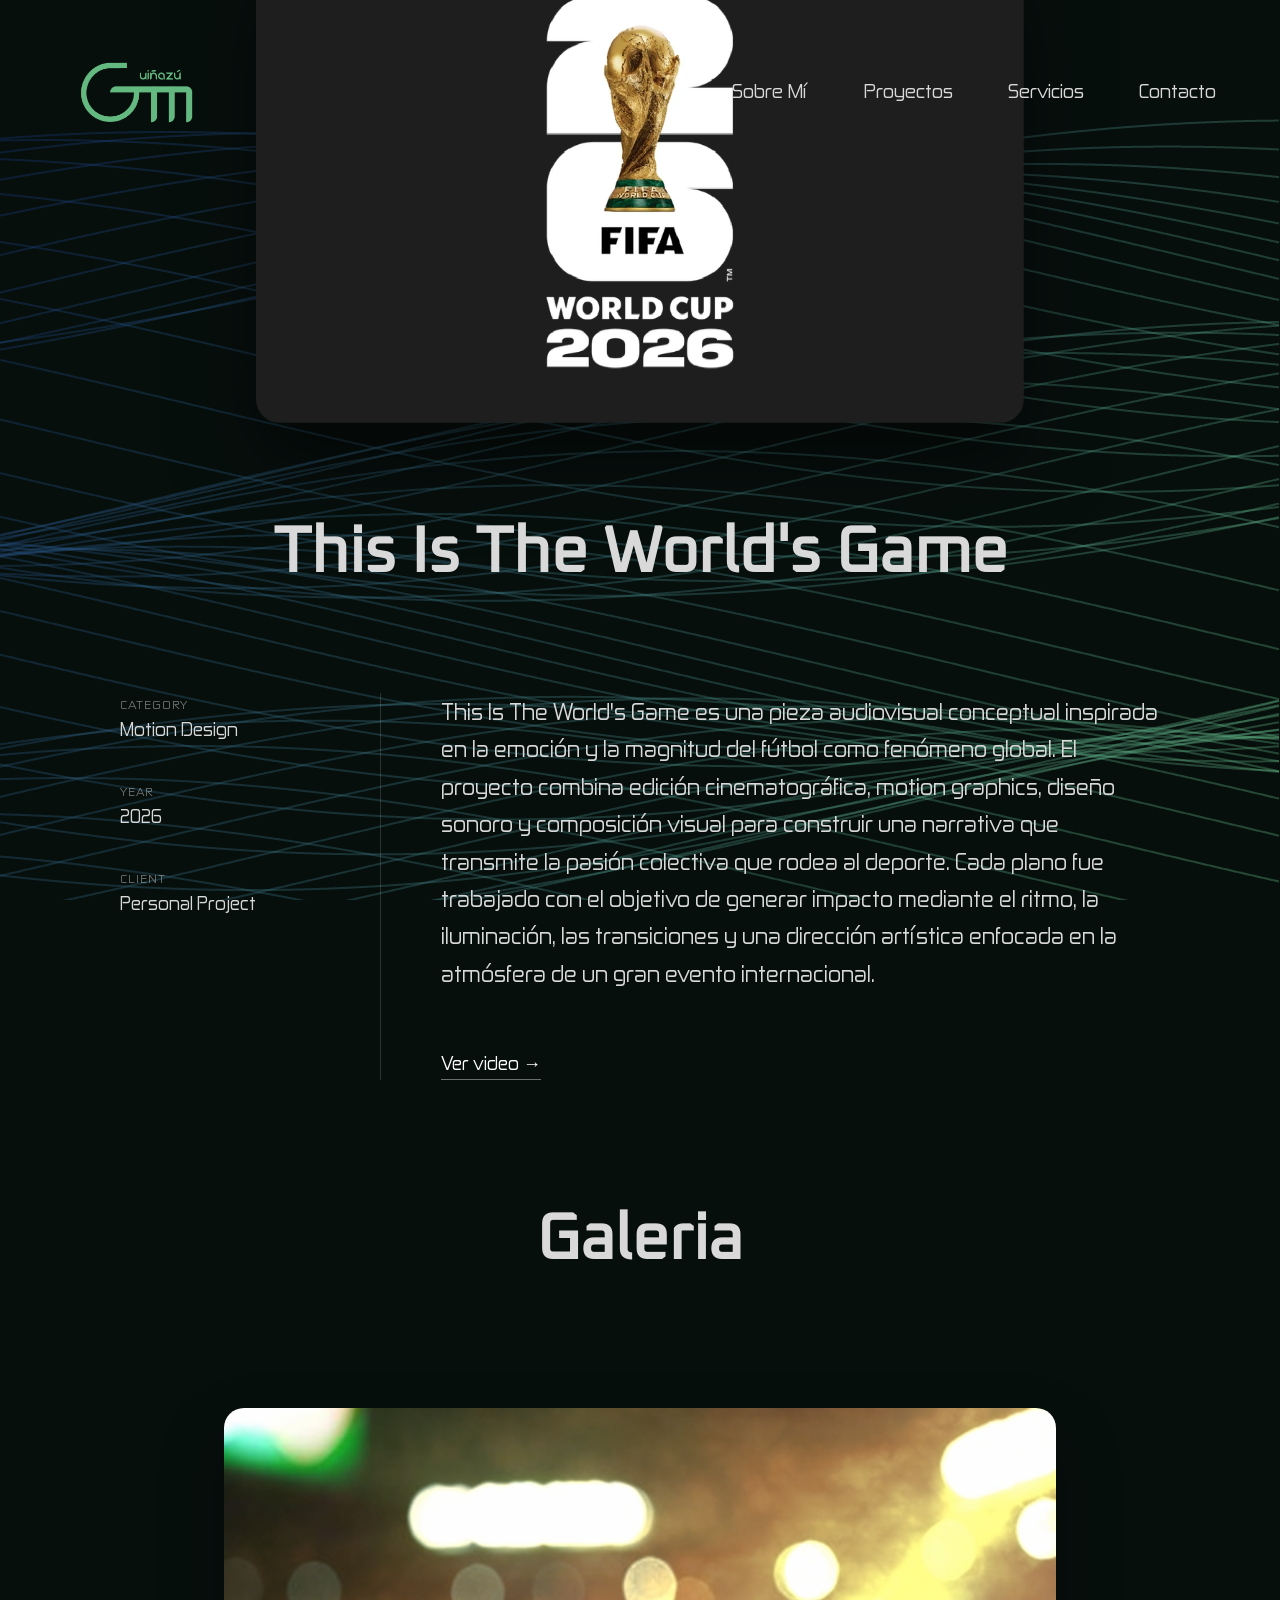
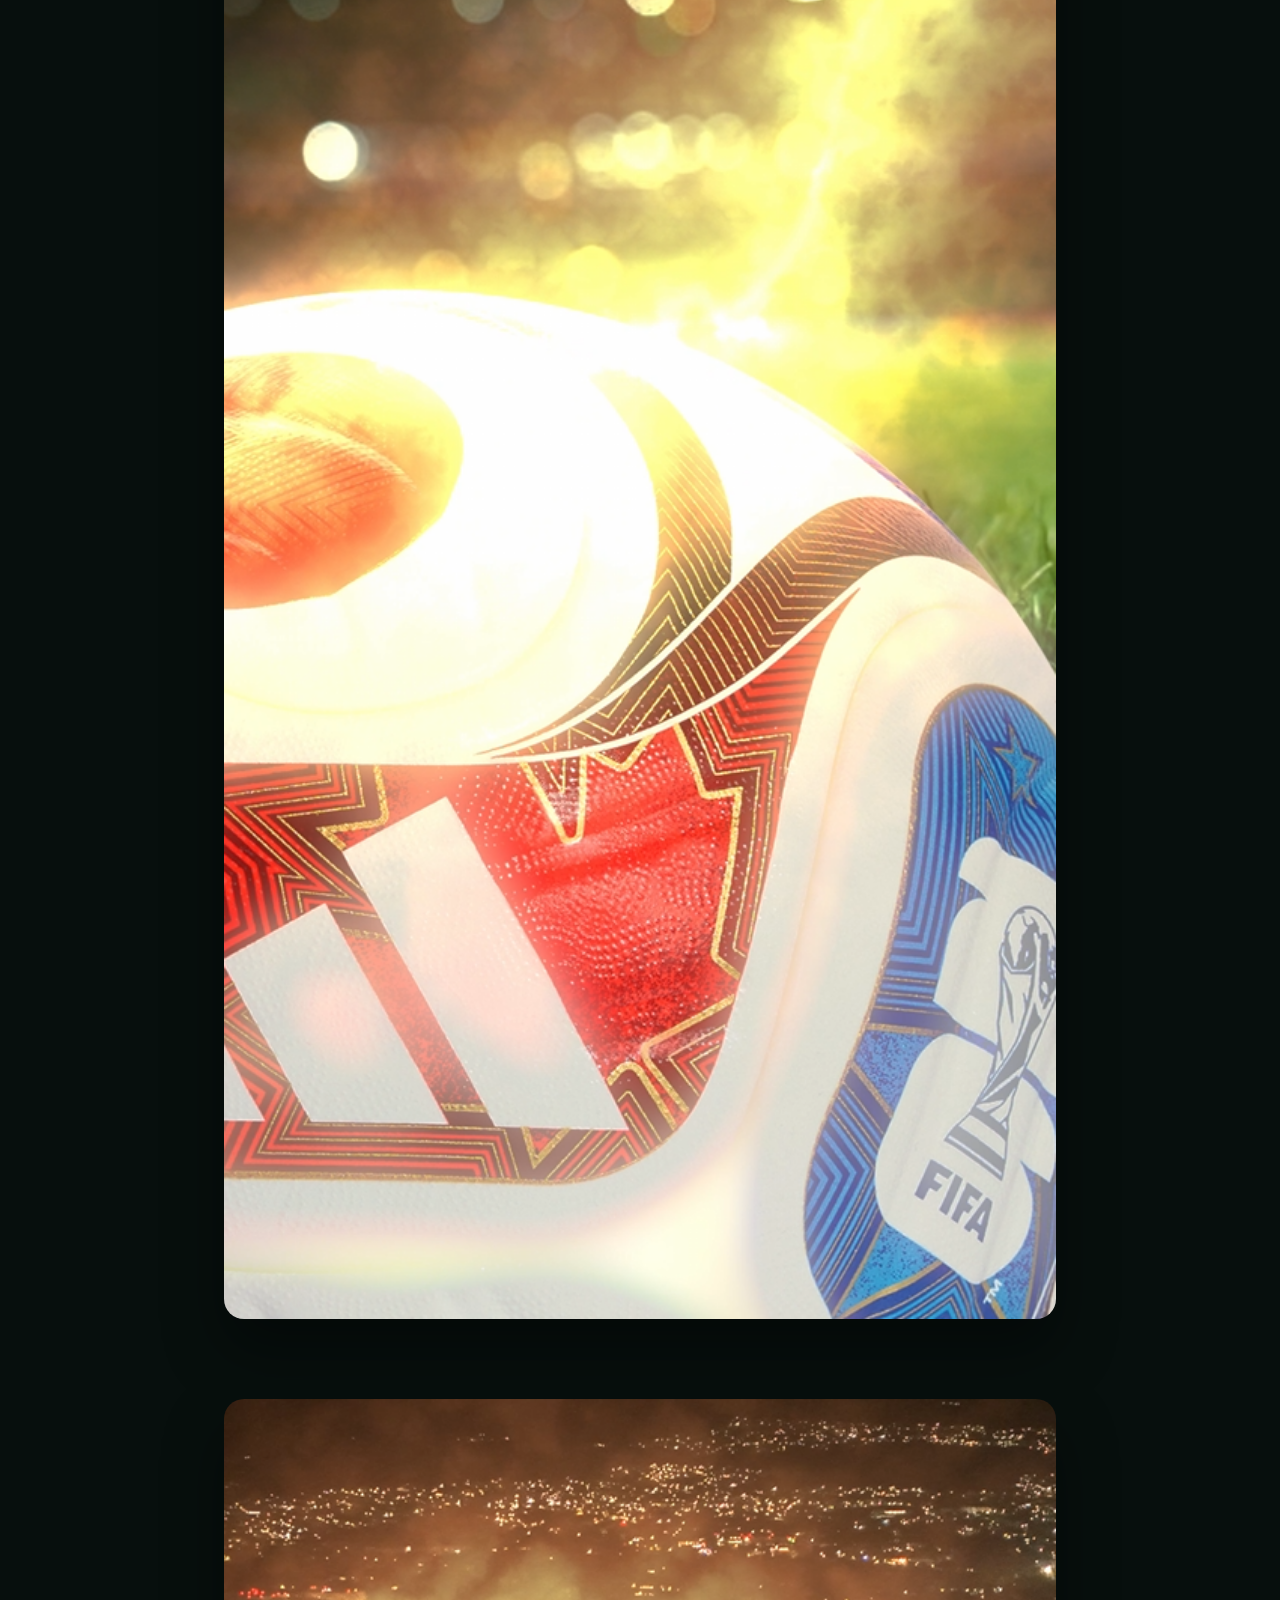
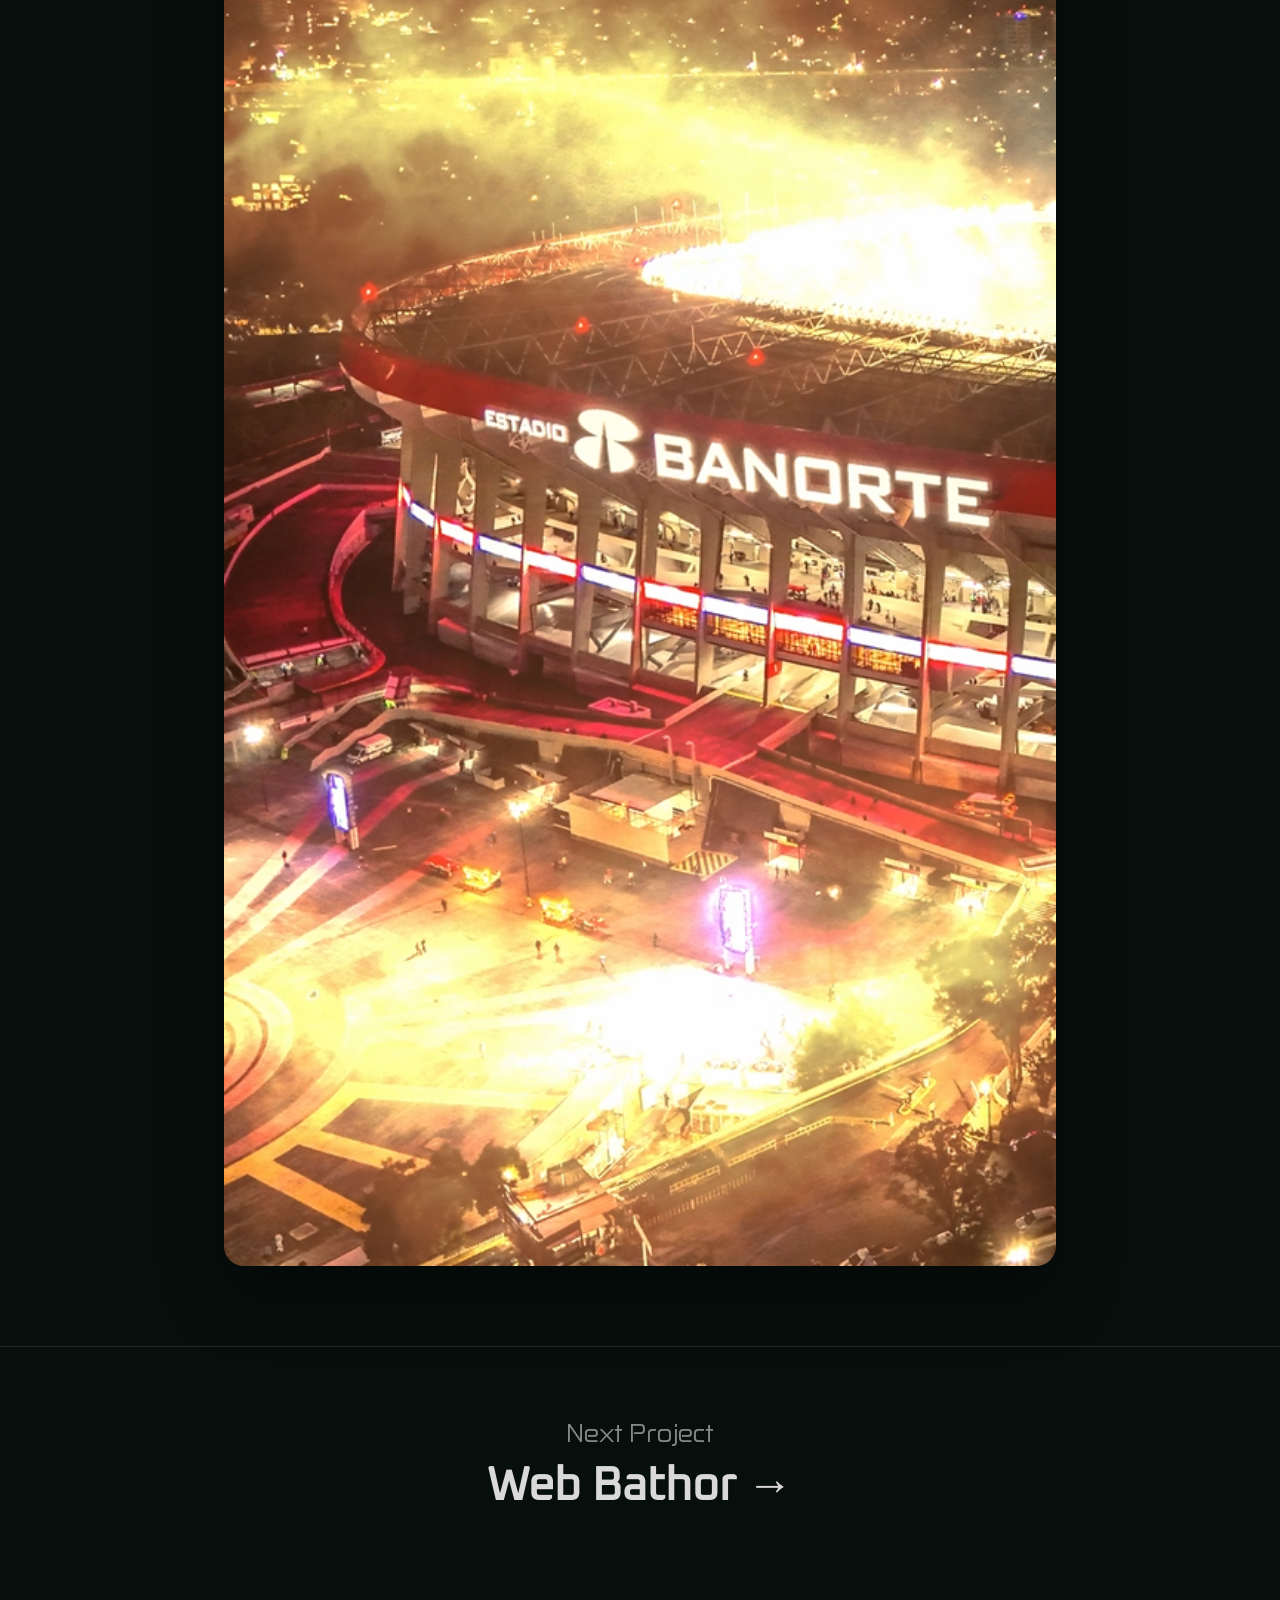
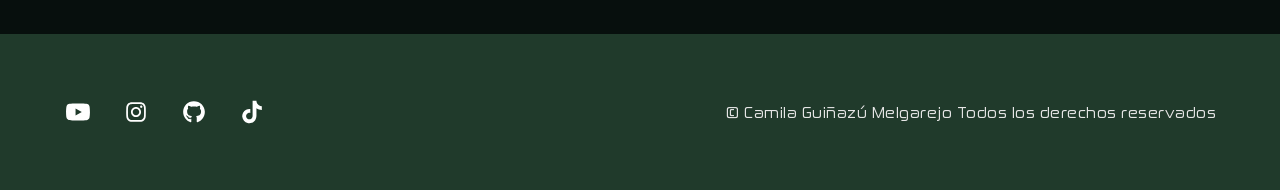
<file: mundial.html>
<!DOCTYPE html>
<html lang="es">

<head>
  <meta charset="UTF-8">
  <meta name="viewport" content="width=device-width, initial-scale=1.0">
  <title>This Is The World's Game | Motion Design Case Study — Camila Guiñazú</title>
  <link rel="stylesheet" href="styles.css">
</head>

<canvas id="bg"></canvas>

<body>

  <!-- Header -->

  <header class="navbar">

    <div class="logo">
      <img src="Isologo.png" alt="Logo">
    </div>

    <nav class="nav-links">
      <a href="index.html#sobre">Sobre Mí</a>
      <a href="index.html#proyectos">Proyectos</a>
      <a href="index.html#servicios">Servicios</a>
      <a href="index.html#contacto">Contacto</a>
    </nav>

    <div class="menu-toggle">
      <span></span>
      <span></span>
      <span></span>
    </div>

  </header>

  <!-- HERO PROYECTO -->

  <section class="hero-proyecto">

    <div class="hero-img">
      <img src="Mundial-Foto.png" alt="Mundial">
    </div>

    <h1 class="titulo-proyecto">This Is The World's Game</h1>

  </section>


  <!-- INFO DEL PROYECTO -->

  <section class="info-proyecto">

    <div class="info-container">

      <div class="info-datos">

        <div class="dato">
          <span>Category</span>
          <p>Motion Design</p>
        </div>

        <div class="dato">
          <span>Year</span>
          <p>2026</p>
        </div>

        <div class="dato">
          <span>Client</span>
          <p>Personal Project</p>
        </div>

      </div>

      <div class="linea-divisoria"></div>

      <div class="info-descripcion">

        <p>
          This Is The World's Game es una pieza audiovisual conceptual
          inspirada en la emoción y la magnitud del fútbol como fenómeno global.

          El proyecto combina edición cinematográfica, motion graphics, diseño
          sonoro y composición visual para construir una narrativa que transmite 
          la pasión colectiva que rodea al deporte.

          Cada plano fue trabajado con el objetivo de generar impacto mediante 
          el ritmo, la iluminación, las transiciones y una dirección artística 
          enfocada en la atmósfera de un gran evento internacional.
        </p>

        <div class="links-proyecto">
          <a class="link-prototipo"
            href="https://youtube.com/shorts/okfDjlNO0Nw?feature=share">
            Ver video →
          </a>

        </div>

      </div>

    </div>

  </section>


  <!-- GALERIA -->

  <h2>Galeria</h2>

  <section class="galeria-proyecto">

    <img src="Mundial/Pelota.png" alt="Pelota">
    <img src="Mundial/Azteca.png" alt="Azteca">


  </section>


  <!-- NEXT PROJECT -->

  <section class="next-project">

    <a href="web-bathor.html">

      <p class="next-text">Next Project</p>

      <h2>Web Bathor →</h2>

    </a>

  </section>

  <!-- Footer -->

  <footer class="footer">
    <div class="footer-container">

      <div class="footer-social">
        <a href="https://www.youtube.com/@design.guinazu" aria-label="YouTube">
          <svg xmlns="http://www.w3.org/2000/svg" viewBox="0 0 640 640">
            <path fill="rgb(255, 255, 255)"
              d="M581.7 188.1C575.5 164.4 556.9 145.8 533.4 139.5C490.9 128 320.1 128 320.1 128C320.1 128 149.3 128 106.7 139.5C83.2 145.8 64.7 164.4 58.4 188.1C47 231 47 320.4 47 320.4C47 320.4 47 409.8 58.4 452.7C64.7 476.3 83.2 494.2 106.7 500.5C149.3 512 320.1 512 320.1 512C320.1 512 490.9 512 533.5 500.5C557 494.2 575.5 476.3 581.8 452.7C593.2 409.8 593.2 320.4 593.2 320.4C593.2 320.4 593.2 231 581.8 188.1zM264.2 401.6L264.2 239.2L406.9 320.4L264.2 401.6z" />
          </svg>
        </a>

        <a href="https://www.instagram.com/design.guinazu/" aria-label="Instagram">
          <svg xmlns="http://www.w3.org/2000/svg" viewBox="0 0 640 640">
            <path fill="rgb(255, 255, 255)"
              d="M320.3 205C256.8 204.8 205.2 256.2 205 319.7C204.8 383.2 256.2 434.8 319.7 435C383.2 435.2 434.8 383.8 435 320.3C435.2 256.8 383.8 205.2 320.3 205zM319.7 245.4C360.9 245.2 394.4 278.5 394.6 319.7C394.8 360.9 361.5 394.4 320.3 394.6C279.1 394.8 245.6 361.5 245.4 320.3C245.2 279.1 278.5 245.6 319.7 245.4zM413.1 200.3C413.1 185.5 425.1 173.5 439.9 173.5C454.7 173.5 466.7 185.5 466.7 200.3C466.7 215.1 454.7 227.1 439.9 227.1C425.1 227.1 413.1 215.1 413.1 200.3zM542.8 227.5C541.1 191.6 532.9 159.8 506.6 133.6C480.4 107.4 448.6 99.2 412.7 97.4C375.7 95.3 264.8 95.3 227.8 97.4C192 99.1 160.2 107.3 133.9 133.5C107.6 159.7 99.5 191.5 97.7 227.4C95.6 264.4 95.6 375.3 97.7 412.3C99.4 448.2 107.6 480 133.9 506.2C160.2 532.4 191.9 540.6 227.8 542.4C264.8 544.5 375.7 544.5 412.7 542.4C448.6 540.7 480.4 532.5 506.6 506.2C532.8 480 541 448.2 542.8 412.3C544.9 375.3 544.9 264.5 542.8 227.5zM495 452C487.2 471.6 472.1 486.7 452.4 494.6C422.9 506.3 352.9 503.6 320.3 503.6C287.7 503.6 217.6 506.2 188.2 494.6C168.6 486.8 153.5 471.7 145.6 452C133.9 422.5 136.6 352.5 136.6 319.9C136.6 287.3 134 217.2 145.6 187.8C153.4 168.2 168.5 153.1 188.2 145.2C217.7 133.5 287.7 136.2 320.3 136.2C352.9 136.2 423 133.6 452.4 145.2C472 153 487.1 168.1 495 187.8C506.7 217.3 504 287.3 504 319.9C504 352.5 506.7 422.6 495 452z" />
          </svg>
        </a>

        <a href="https://github.com/guinazumultimedia-hub" aria-label="GitHub">
          <svg xmlns="http://www.w3.org/2000/svg" viewBox="0 0 640 640">
            <path fill="rgb(255, 255, 255)"
              d="M237.9 461.4C237.9 463.4 235.6 465 232.7 465C229.4 465.3 227.1 463.7 227.1 461.4C227.1 459.4 229.4 457.8 232.3 457.8C235.3 457.5 237.9 459.1 237.9 461.4zM206.8 456.9C206.1 458.9 208.1 461.2 211.1 461.8C213.7 462.8 216.7 461.8 217.3 459.8C217.9 457.8 216 455.5 213 454.6C210.4 453.9 207.5 454.9 206.8 456.9zM251 455.2C248.1 455.9 246.1 457.8 246.4 460.1C246.7 462.1 249.3 463.4 252.3 462.7C255.2 462 257.2 460.1 256.9 458.1C256.6 456.2 253.9 454.9 251 455.2zM316.8 72C178.1 72 72 177.3 72 316C72 426.9 141.8 521.8 241.5 555.2C254.3 557.5 258.8 549.6 258.8 543.1C258.8 536.9 258.5 502.7 258.5 481.7C258.5 481.7 188.5 496.7 173.8 451.9C173.8 451.9 162.4 422.8 146 415.3C146 415.3 123.1 399.6 147.6 399.9C147.6 399.9 172.5 401.9 186.2 425.7C208.1 464.3 244.8 453.2 259.1 446.6C261.4 430.6 267.9 419.5 275.1 412.9C219.2 406.7 162.8 398.6 162.8 302.4C162.8 274.9 170.4 261.1 186.4 243.5C183.8 237 175.3 210.2 189 175.6C209.9 169.1 258 202.6 258 202.6C278 197 299.5 194.1 320.8 194.1C342.1 194.1 363.6 197 383.6 202.6C383.6 202.6 431.7 169 452.6 175.6C466.3 210.3 457.8 237 455.2 243.5C471.2 261.2 481 275 481 302.4C481 398.9 422.1 406.6 366.2 412.9C375.4 420.8 383.2 435.8 383.2 459.3C383.2 493 382.9 534.7 382.9 542.9C382.9 549.4 387.5 557.3 400.2 555C500.2 521.8 568 426.9 568 316C568 177.3 455.5 72 316.8 72zM169.2 416.9C167.9 417.9 168.2 420.2 169.9 422.1C171.5 423.7 173.8 424.4 175.1 423.1C176.4 422.1 176.1 419.8 174.4 417.9C172.8 416.3 170.5 415.6 169.2 416.9zM158.4 408.8C157.7 410.1 158.7 411.7 160.7 412.7C162.3 413.7 164.3 413.4 165 412C165.7 410.7 164.7 409.1 162.7 408.1C160.7 407.5 159.1 407.8 158.4 408.8zM190.8 444.4C189.2 445.7 189.8 448.7 192.1 450.6C194.4 452.9 197.3 453.2 198.6 451.6C199.9 450.3 199.3 447.3 197.3 445.4C195.1 443.1 192.1 442.8 190.8 444.4zM179.4 429.7C177.8 430.7 177.8 433.3 179.4 435.6C181 437.9 183.7 438.9 185 437.9C186.6 436.6 186.6 434 185 431.7C183.6 429.4 181 428.4 179.4 429.7z" />
          </svg>
        </a>

        <a href="https://www.tiktok.com/@guinazu.multimedia?lang=es" aria-label="TikTok">
          <svg xmlns="http://www.w3.org/2000/svg" viewBox="0 0 640 640">
            <path fill="rgb(255, 255, 255)"
              d="M544.5 273.9C500.5 274 457.5 260.3 421.7 234.7L421.7 413.4C421.7 446.5 411.6 478.8 392.7 506C373.8 533.2 347.1 554 316.1 565.6C285.1 577.2 251.3 579.1 219.2 570.9C187.1 562.7 158.3 545 136.5 520.1C114.7 495.2 101.2 464.1 97.5 431.2C93.8 398.3 100.4 365.1 116.1 336C131.8 306.9 156.1 283.3 185.7 268.3C215.3 253.3 248.6 247.8 281.4 252.3L281.4 342.2C266.4 337.5 250.3 337.6 235.4 342.6C220.5 347.6 207.5 357.2 198.4 369.9C189.3 382.6 184.4 398 184.5 413.8C184.6 429.6 189.7 444.8 199 457.5C208.3 470.2 221.4 479.6 236.4 484.4C251.4 489.2 267.5 489.2 282.4 484.3C297.3 479.4 310.4 469.9 319.6 457.2C328.8 444.5 333.8 429.1 333.8 413.4L333.8 64L421.8 64C421.7 71.4 422.4 78.9 423.7 86.2C426.8 102.5 433.1 118.1 442.4 131.9C451.7 145.7 463.7 157.5 477.6 166.5C497.5 179.6 520.8 186.6 544.6 186.6L544.6 274z" />
          </svg>
        </a>



      </div>

      <div class="footer-copy">
        © Camila Guiñazú Melgarejo Todos los derechos reservados
      </div>

    </div>
  </footer>

  <script src="script.js"></script>
</body>

</html>
</file>
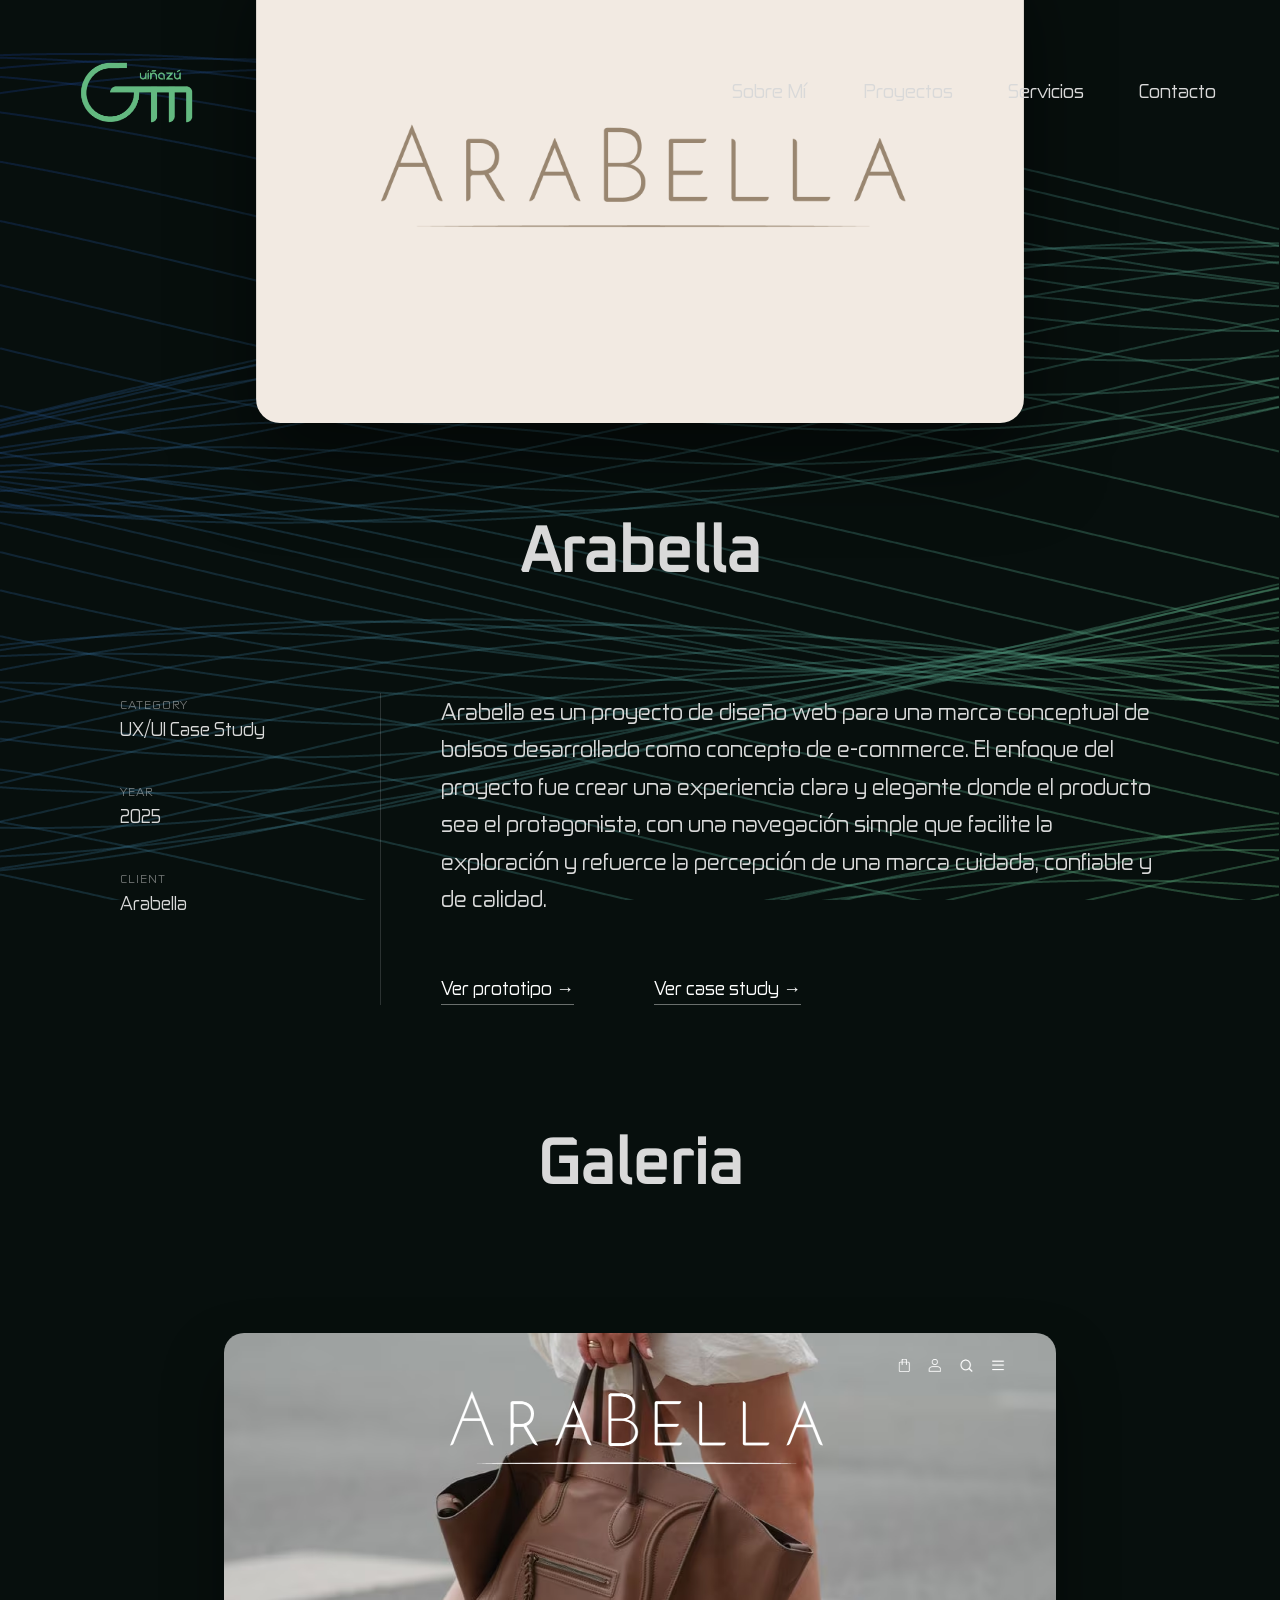
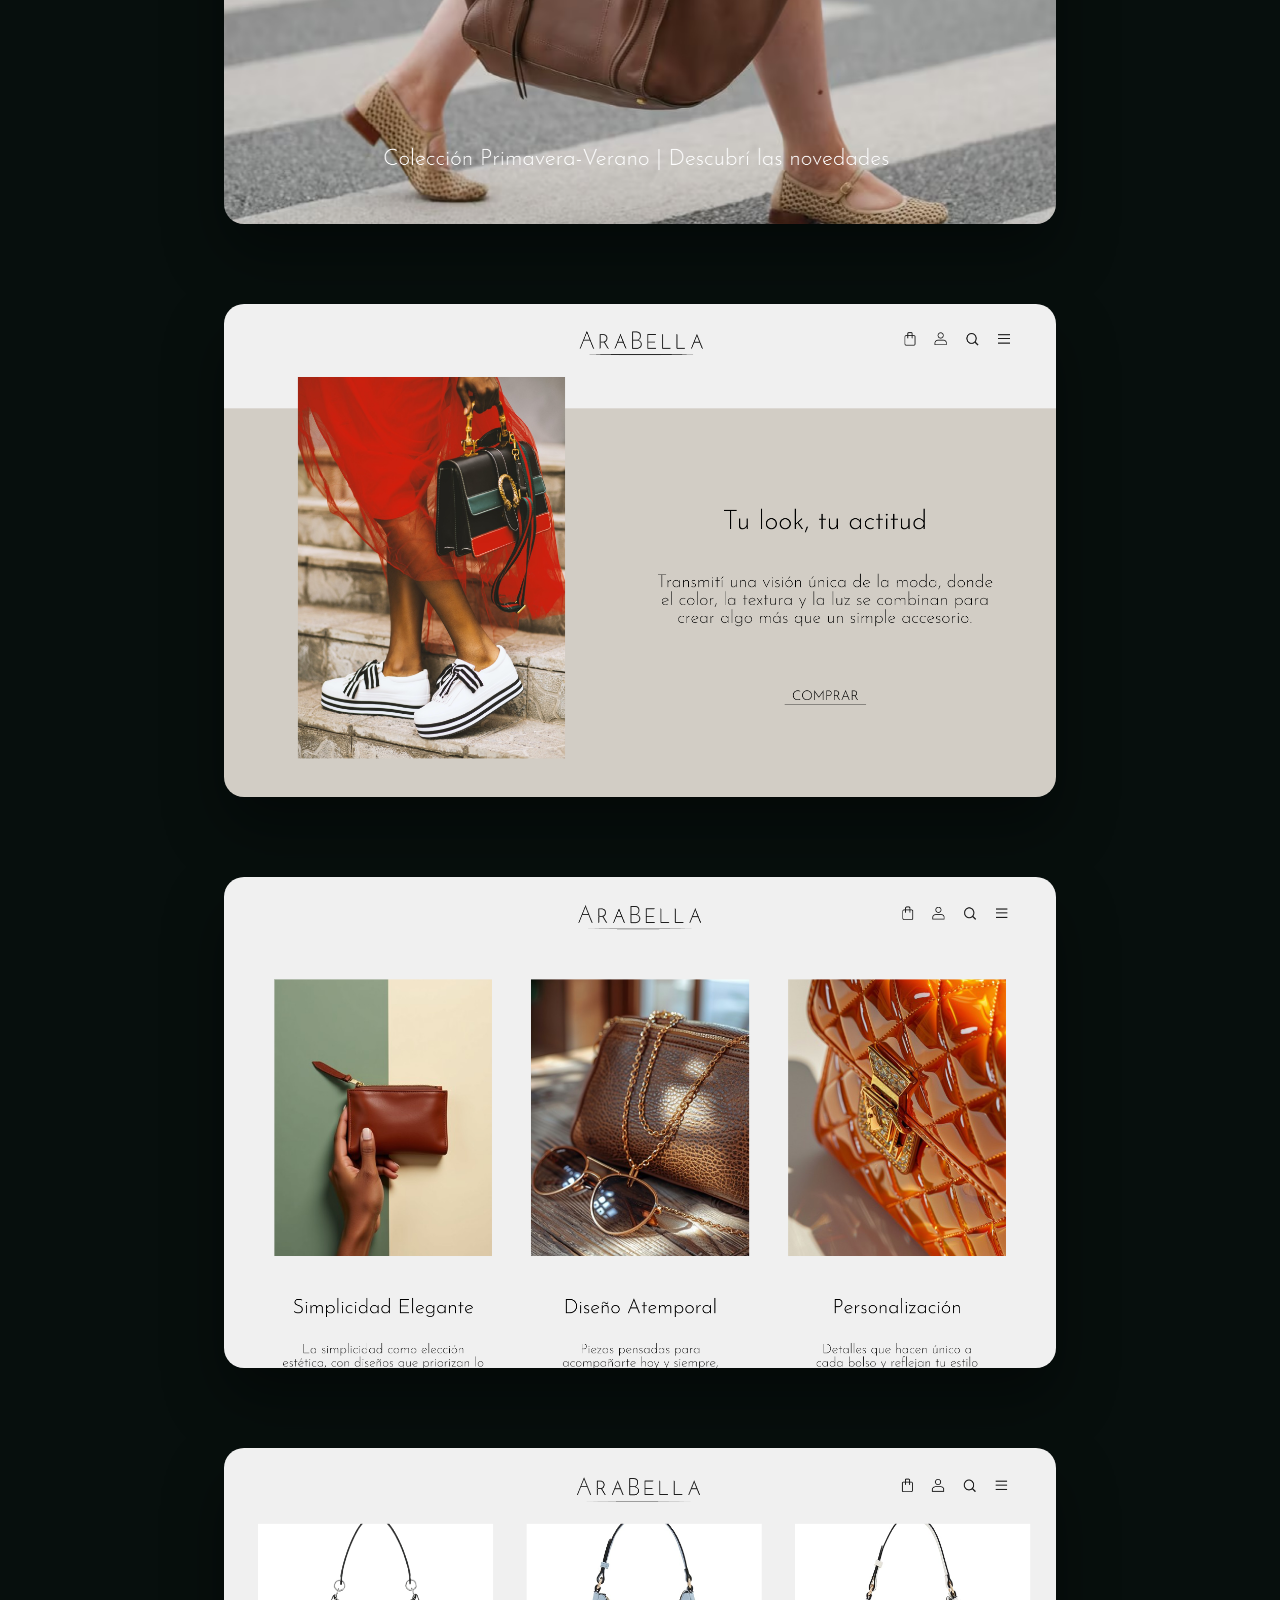
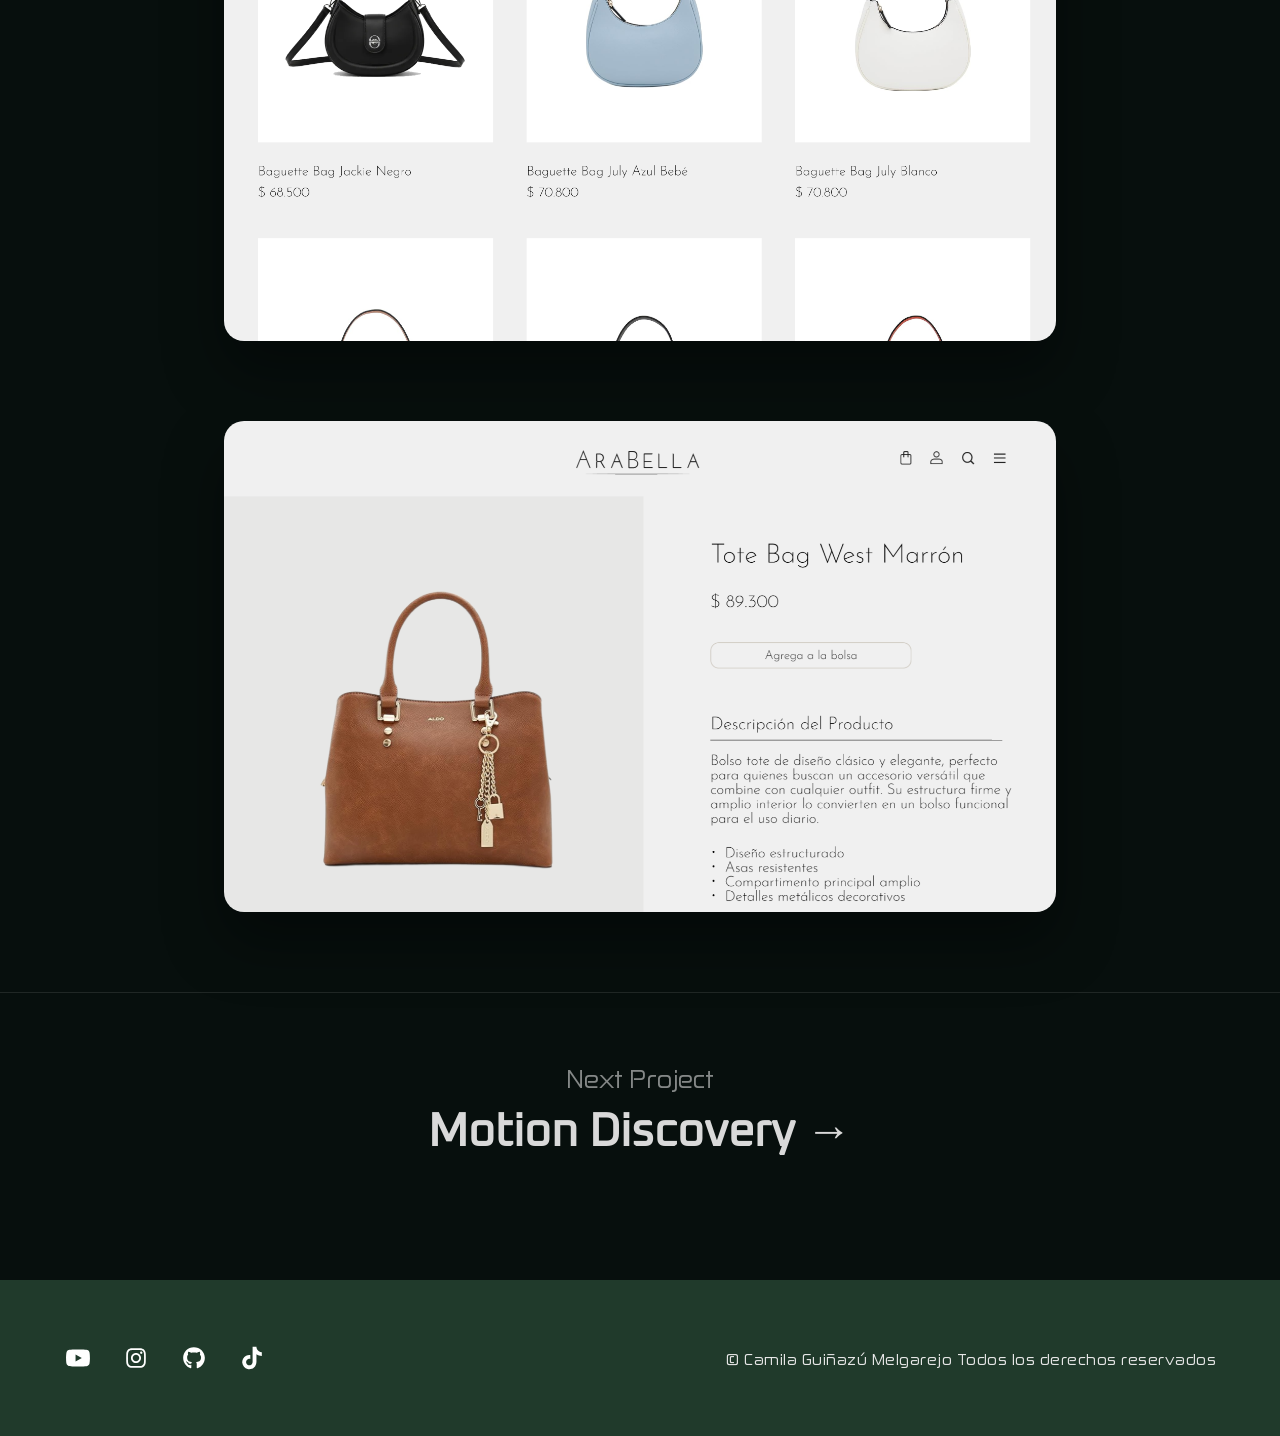
<file: web-arabella.html>
<!DOCTYPE html>
<html lang="es">

<head>
  <meta charset="UTF-8">
  <meta name="viewport" content="width=device-width, initial-scale=1.0">
  <title>Arabella | Web Design Project — Camila Guiñazú</title>
  <link rel="stylesheet" href="styles.css">
</head>

<canvas id="bg"></canvas>

<body>


  <!-- Header -->

  <header class="navbar">

    <div class="logo">
      <img src="Isologo.png" alt="Logo">
    </div>

    <nav class="nav-links">
      <a href="index.html#sobre">Sobre Mí</a>
      <a href="index.html#proyectos">Proyectos</a>
      <a href="index.html#servicios">Servicios</a>
      <a href="index.html#contacto">Contacto</a>
    </nav>

    <div class="menu-toggle">
      <span></span>
      <span></span>
      <span></span>
    </div>

  </header>

  <!-- HERO PROYECTO -->

  <section class="hero-proyecto">

    <div class="hero-img">
      <img src="Web-Arabella.png" alt="Web Arabella">
    </div>

    <h1 class="titulo-proyecto">Arabella</h1>

  </section>


  <!-- INFO DEL PROYECTO -->

  <section class="info-proyecto">

    <div class="info-container">

      <div class="info-datos">

        <div class="dato">
          <span>Category</span>
          <p>UX/UI Case Study</p>
        </div>

        <div class="dato">
          <span>Year</span>
          <p>2025</p>
        </div>

        <div class="dato">
          <span>Client</span>
          <p>Arabella</p>
        </div>

      </div>

      <div class="linea-divisoria"></div>

      <div class="info-descripcion">

        <p>
          Arabella es un proyecto de diseño web para una marca conceptual de
          bolsos desarrollado como concepto de e-commerce. El enfoque del
          proyecto fue crear una experiencia clara y elegante donde el producto
          sea el protagonista, con una navegación simple que facilite la
          exploración y refuerce la percepción de una marca cuidada,
          confiable y de calidad.
        </p>

        <div class="links-proyecto">
          <a class="link-prototipo"
            href="https://www.figma.com/proto/Y2ydUhJkfahM7GnkrknqDK/Web-Ropa?page-id=0%3A1&node-id=6-17&starting-point-node-id=6%3A17&t=50QW0CpqNkDySNtE-1"
            target="_blank">
            Ver prototipo →
          </a>

          <a href="https://drive.google.com/file/d/14huichtPjabAnwR3mZmi-97L64WGxUrg/view" target="_blank" class="link-pdf">
            Ver case study →
          </a>
        </div>

      </div>

    </div>

  </section>


  <!-- GALERIA -->

  <h2>Galeria</h2>

  <section class="galeria-proyecto">
    
    <img src="Arabella/Home.png" alt="Home-Arabella">
    <img src="Arabella/Info.png" alt="Info-Arabella">
    <img src="Arabella/Marca.png" alt="Marca-Arabella">
    <img src="Arabella/Productos.png" alt="Productos-Arabella">
    <img src="Arabella/Productos_Detalle.png" alt="Productos_Detalle-Arabella">

  </section>


  <!-- NEXT PROJECT -->

  <section class="next-project">

    <a href="motion-discovery.html">

      <p class="next-text">Next Project</p>

      <h2>Motion Discovery →</h2>

    </a>

  </section>

  <!-- Footer -->

  <footer class="footer">
    <div class="footer-container">

      <div class="footer-social">
        <a href="https://www.youtube.com/@design.guinazu" aria-label="YouTube">
          <svg xmlns="http://www.w3.org/2000/svg" viewBox="0 0 640 640">
            <path fill="rgb(255, 255, 255)"
              d="M581.7 188.1C575.5 164.4 556.9 145.8 533.4 139.5C490.9 128 320.1 128 320.1 128C320.1 128 149.3 128 106.7 139.5C83.2 145.8 64.7 164.4 58.4 188.1C47 231 47 320.4 47 320.4C47 320.4 47 409.8 58.4 452.7C64.7 476.3 83.2 494.2 106.7 500.5C149.3 512 320.1 512 320.1 512C320.1 512 490.9 512 533.5 500.5C557 494.2 575.5 476.3 581.8 452.7C593.2 409.8 593.2 320.4 593.2 320.4C593.2 320.4 593.2 231 581.8 188.1zM264.2 401.6L264.2 239.2L406.9 320.4L264.2 401.6z" />
          </svg>
        </a>

        <a href="https://www.instagram.com/design.guinazu/" aria-label="Instagram">
          <svg xmlns="http://www.w3.org/2000/svg" viewBox="0 0 640 640">
            <path fill="rgb(255, 255, 255)"
              d="M320.3 205C256.8 204.8 205.2 256.2 205 319.7C204.8 383.2 256.2 434.8 319.7 435C383.2 435.2 434.8 383.8 435 320.3C435.2 256.8 383.8 205.2 320.3 205zM319.7 245.4C360.9 245.2 394.4 278.5 394.6 319.7C394.8 360.9 361.5 394.4 320.3 394.6C279.1 394.8 245.6 361.5 245.4 320.3C245.2 279.1 278.5 245.6 319.7 245.4zM413.1 200.3C413.1 185.5 425.1 173.5 439.9 173.5C454.7 173.5 466.7 185.5 466.7 200.3C466.7 215.1 454.7 227.1 439.9 227.1C425.1 227.1 413.1 215.1 413.1 200.3zM542.8 227.5C541.1 191.6 532.9 159.8 506.6 133.6C480.4 107.4 448.6 99.2 412.7 97.4C375.7 95.3 264.8 95.3 227.8 97.4C192 99.1 160.2 107.3 133.9 133.5C107.6 159.7 99.5 191.5 97.7 227.4C95.6 264.4 95.6 375.3 97.7 412.3C99.4 448.2 107.6 480 133.9 506.2C160.2 532.4 191.9 540.6 227.8 542.4C264.8 544.5 375.7 544.5 412.7 542.4C448.6 540.7 480.4 532.5 506.6 506.2C532.8 480 541 448.2 542.8 412.3C544.9 375.3 544.9 264.5 542.8 227.5zM495 452C487.2 471.6 472.1 486.7 452.4 494.6C422.9 506.3 352.9 503.6 320.3 503.6C287.7 503.6 217.6 506.2 188.2 494.6C168.6 486.8 153.5 471.7 145.6 452C133.9 422.5 136.6 352.5 136.6 319.9C136.6 287.3 134 217.2 145.6 187.8C153.4 168.2 168.5 153.1 188.2 145.2C217.7 133.5 287.7 136.2 320.3 136.2C352.9 136.2 423 133.6 452.4 145.2C472 153 487.1 168.1 495 187.8C506.7 217.3 504 287.3 504 319.9C504 352.5 506.7 422.6 495 452z" />
          </svg>
        </a>

        <a href="https://github.com/guinazumultimedia-hub" aria-label="GitHub">
          <svg xmlns="http://www.w3.org/2000/svg" viewBox="0 0 640 640">
            <path fill="rgb(255, 255, 255)"
              d="M237.9 461.4C237.9 463.4 235.6 465 232.7 465C229.4 465.3 227.1 463.7 227.1 461.4C227.1 459.4 229.4 457.8 232.3 457.8C235.3 457.5 237.9 459.1 237.9 461.4zM206.8 456.9C206.1 458.9 208.1 461.2 211.1 461.8C213.7 462.8 216.7 461.8 217.3 459.8C217.9 457.8 216 455.5 213 454.6C210.4 453.9 207.5 454.9 206.8 456.9zM251 455.2C248.1 455.9 246.1 457.8 246.4 460.1C246.7 462.1 249.3 463.4 252.3 462.7C255.2 462 257.2 460.1 256.9 458.1C256.6 456.2 253.9 454.9 251 455.2zM316.8 72C178.1 72 72 177.3 72 316C72 426.9 141.8 521.8 241.5 555.2C254.3 557.5 258.8 549.6 258.8 543.1C258.8 536.9 258.5 502.7 258.5 481.7C258.5 481.7 188.5 496.7 173.8 451.9C173.8 451.9 162.4 422.8 146 415.3C146 415.3 123.1 399.6 147.6 399.9C147.6 399.9 172.5 401.9 186.2 425.7C208.1 464.3 244.8 453.2 259.1 446.6C261.4 430.6 267.9 419.5 275.1 412.9C219.2 406.7 162.8 398.6 162.8 302.4C162.8 274.9 170.4 261.1 186.4 243.5C183.8 237 175.3 210.2 189 175.6C209.9 169.1 258 202.6 258 202.6C278 197 299.5 194.1 320.8 194.1C342.1 194.1 363.6 197 383.6 202.6C383.6 202.6 431.7 169 452.6 175.6C466.3 210.3 457.8 237 455.2 243.5C471.2 261.2 481 275 481 302.4C481 398.9 422.1 406.6 366.2 412.9C375.4 420.8 383.2 435.8 383.2 459.3C383.2 493 382.9 534.7 382.9 542.9C382.9 549.4 387.5 557.3 400.2 555C500.2 521.8 568 426.9 568 316C568 177.3 455.5 72 316.8 72zM169.2 416.9C167.9 417.9 168.2 420.2 169.9 422.1C171.5 423.7 173.8 424.4 175.1 423.1C176.4 422.1 176.1 419.8 174.4 417.9C172.8 416.3 170.5 415.6 169.2 416.9zM158.4 408.8C157.7 410.1 158.7 411.7 160.7 412.7C162.3 413.7 164.3 413.4 165 412C165.7 410.7 164.7 409.1 162.7 408.1C160.7 407.5 159.1 407.8 158.4 408.8zM190.8 444.4C189.2 445.7 189.8 448.7 192.1 450.6C194.4 452.9 197.3 453.2 198.6 451.6C199.9 450.3 199.3 447.3 197.3 445.4C195.1 443.1 192.1 442.8 190.8 444.4zM179.4 429.7C177.8 430.7 177.8 433.3 179.4 435.6C181 437.9 183.7 438.9 185 437.9C186.6 436.6 186.6 434 185 431.7C183.6 429.4 181 428.4 179.4 429.7z" />
          </svg>
        </a>

        <a href="https://www.tiktok.com/@guinazu.multimedia?lang=es" aria-label="TikTok">
          <svg xmlns="http://www.w3.org/2000/svg" viewBox="0 0 640 640">
            <path fill="rgb(255, 255, 255)"
              d="M544.5 273.9C500.5 274 457.5 260.3 421.7 234.7L421.7 413.4C421.7 446.5 411.6 478.8 392.7 506C373.8 533.2 347.1 554 316.1 565.6C285.1 577.2 251.3 579.1 219.2 570.9C187.1 562.7 158.3 545 136.5 520.1C114.7 495.2 101.2 464.1 97.5 431.2C93.8 398.3 100.4 365.1 116.1 336C131.8 306.9 156.1 283.3 185.7 268.3C215.3 253.3 248.6 247.8 281.4 252.3L281.4 342.2C266.4 337.5 250.3 337.6 235.4 342.6C220.5 347.6 207.5 357.2 198.4 369.9C189.3 382.6 184.4 398 184.5 413.8C184.6 429.6 189.7 444.8 199 457.5C208.3 470.2 221.4 479.6 236.4 484.4C251.4 489.2 267.5 489.2 282.4 484.3C297.3 479.4 310.4 469.9 319.6 457.2C328.8 444.5 333.8 429.1 333.8 413.4L333.8 64L421.8 64C421.7 71.4 422.4 78.9 423.7 86.2C426.8 102.5 433.1 118.1 442.4 131.9C451.7 145.7 463.7 157.5 477.6 166.5C497.5 179.6 520.8 186.6 544.6 186.6L544.6 274z" />
          </svg>
        </a>


      </div>

      <div class="footer-copy">
        © Camila Guiñazú Melgarejo Todos los derechos reservados
      </div>

    </div>
  </footer>

  <script src="script.js"></script>
</body>

</html>
</file>
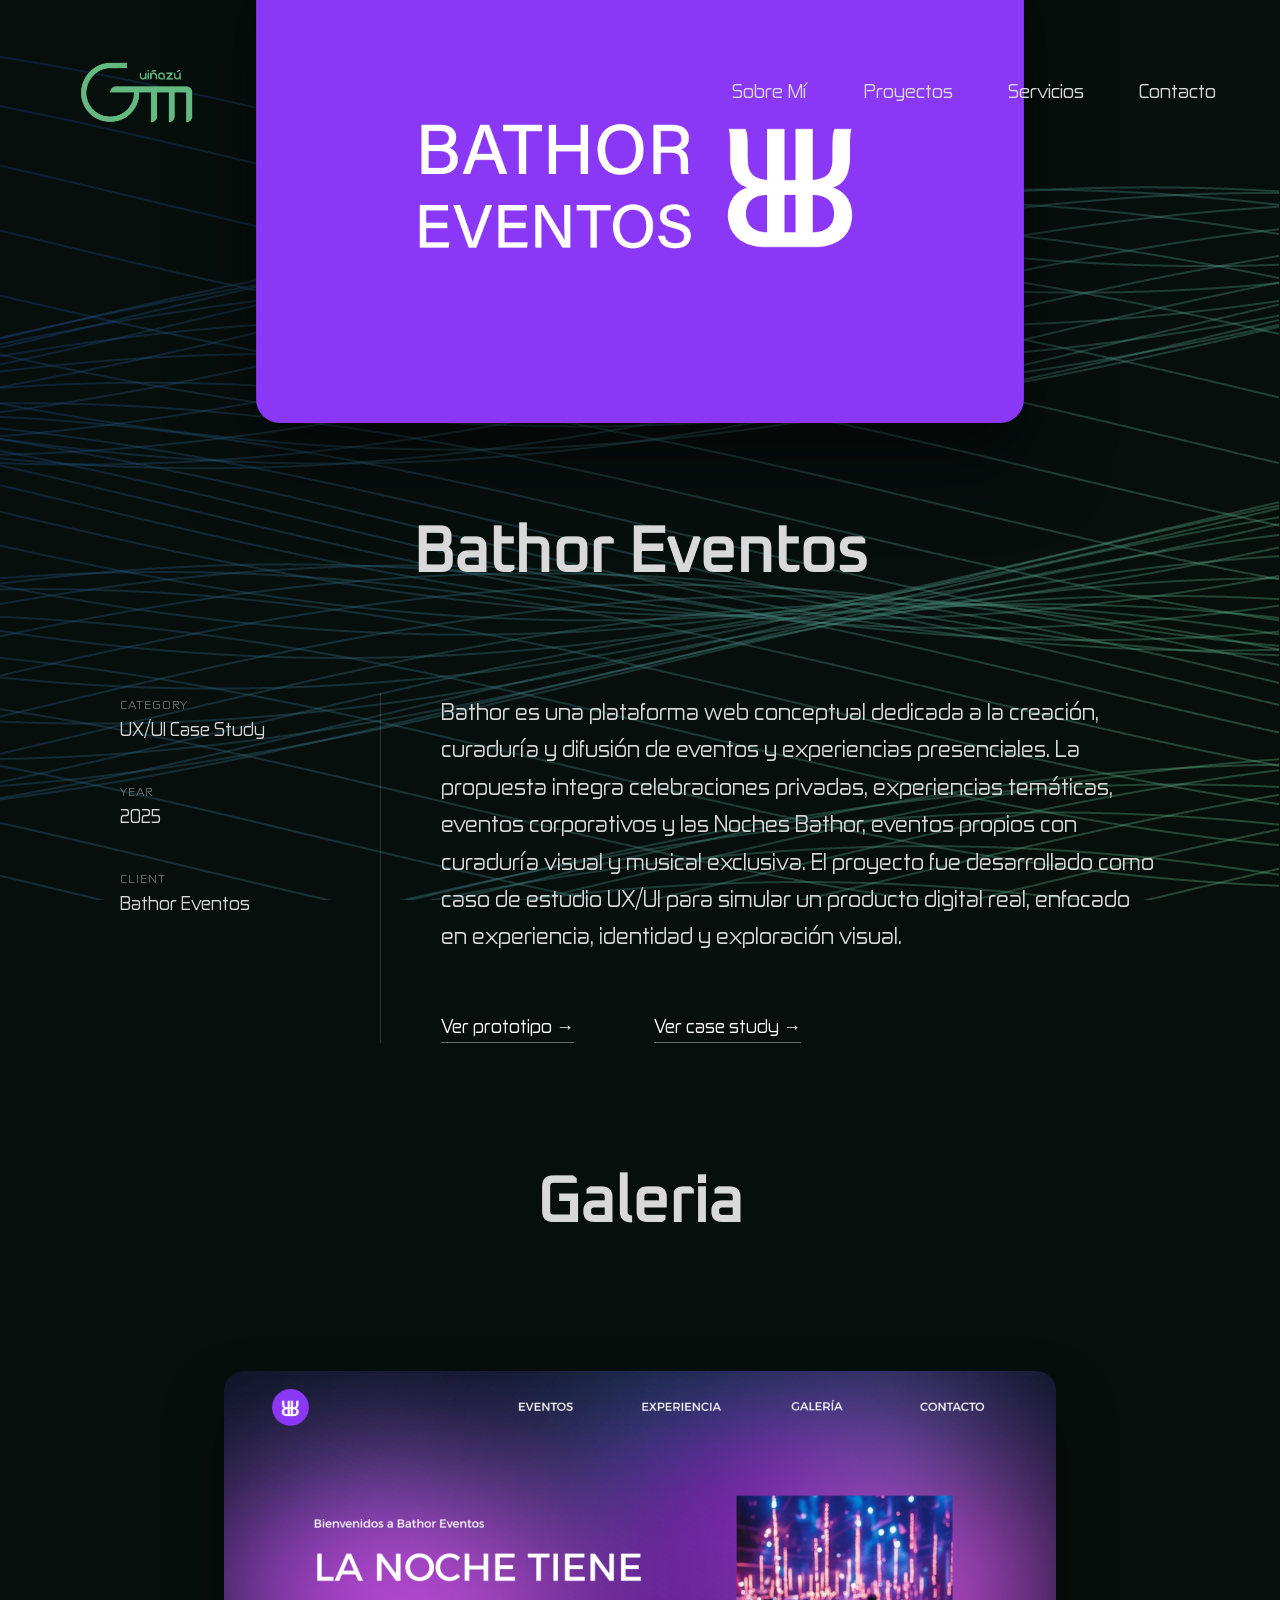
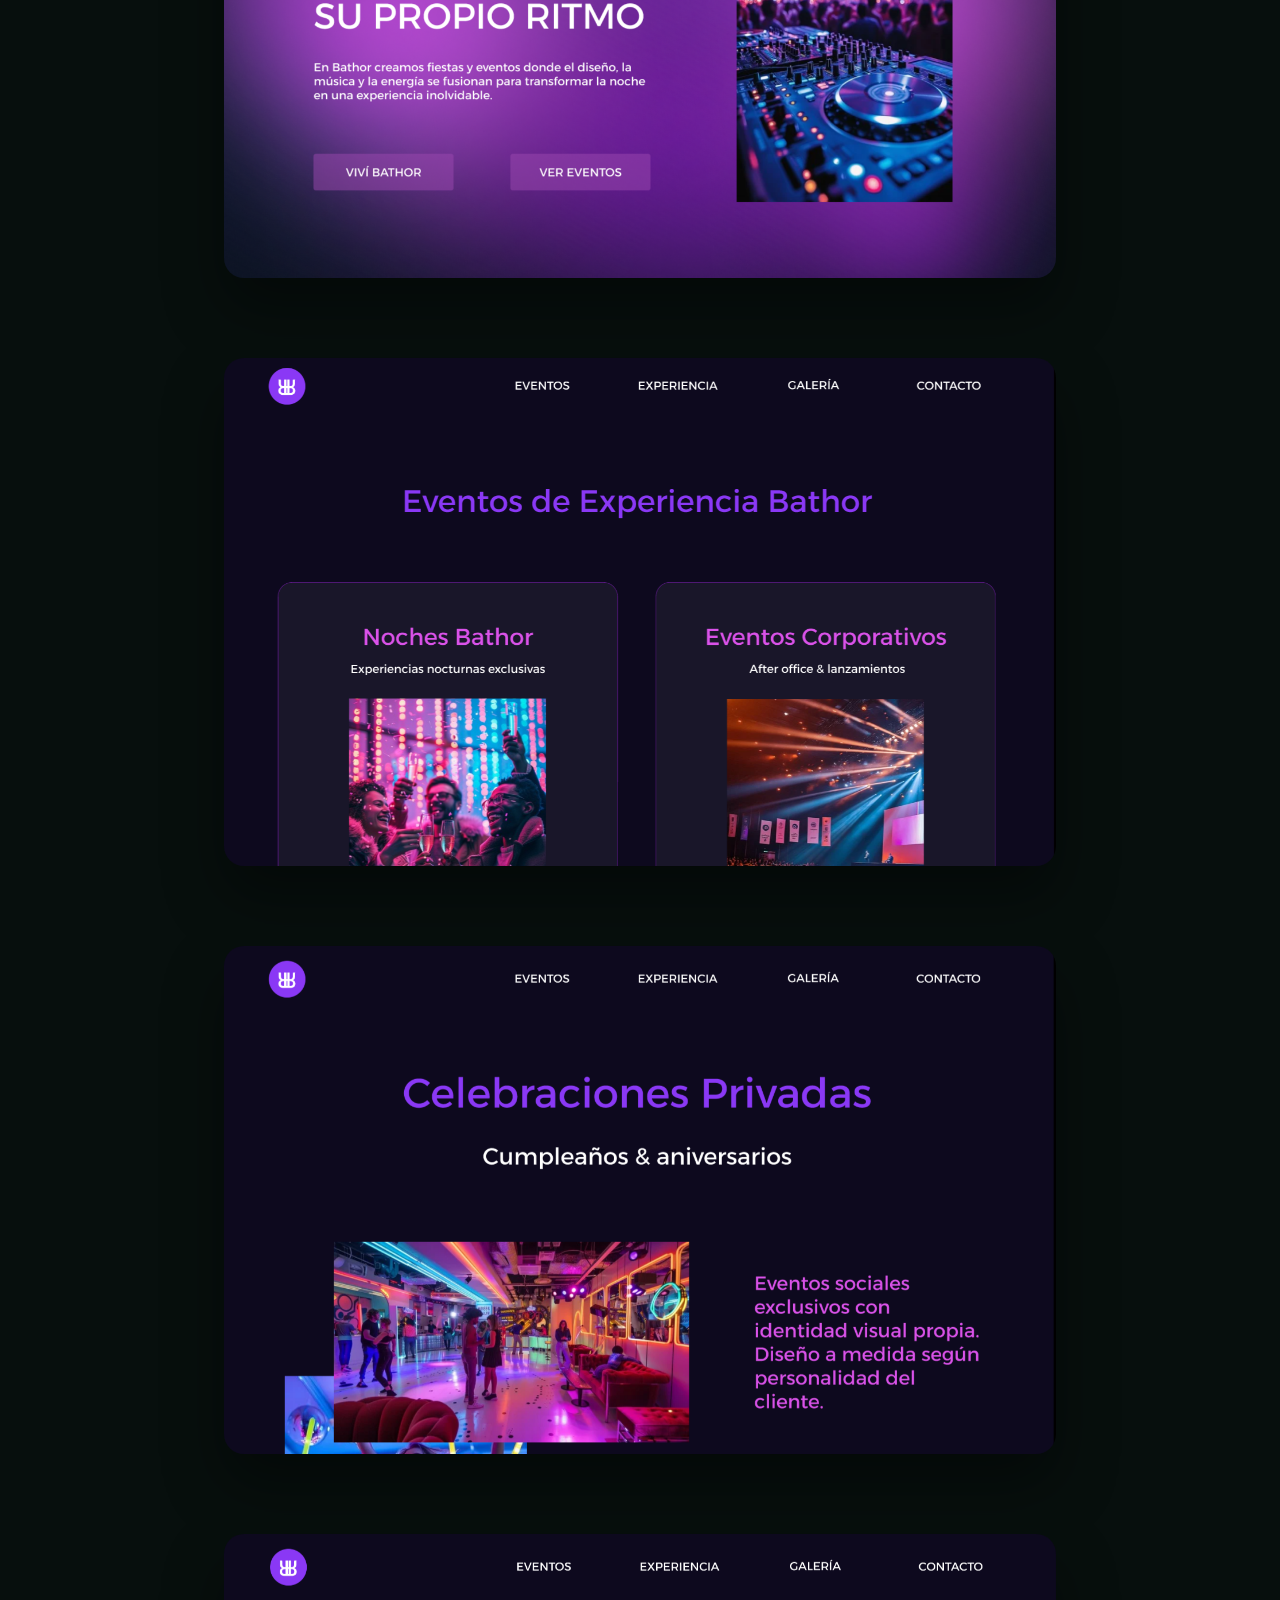
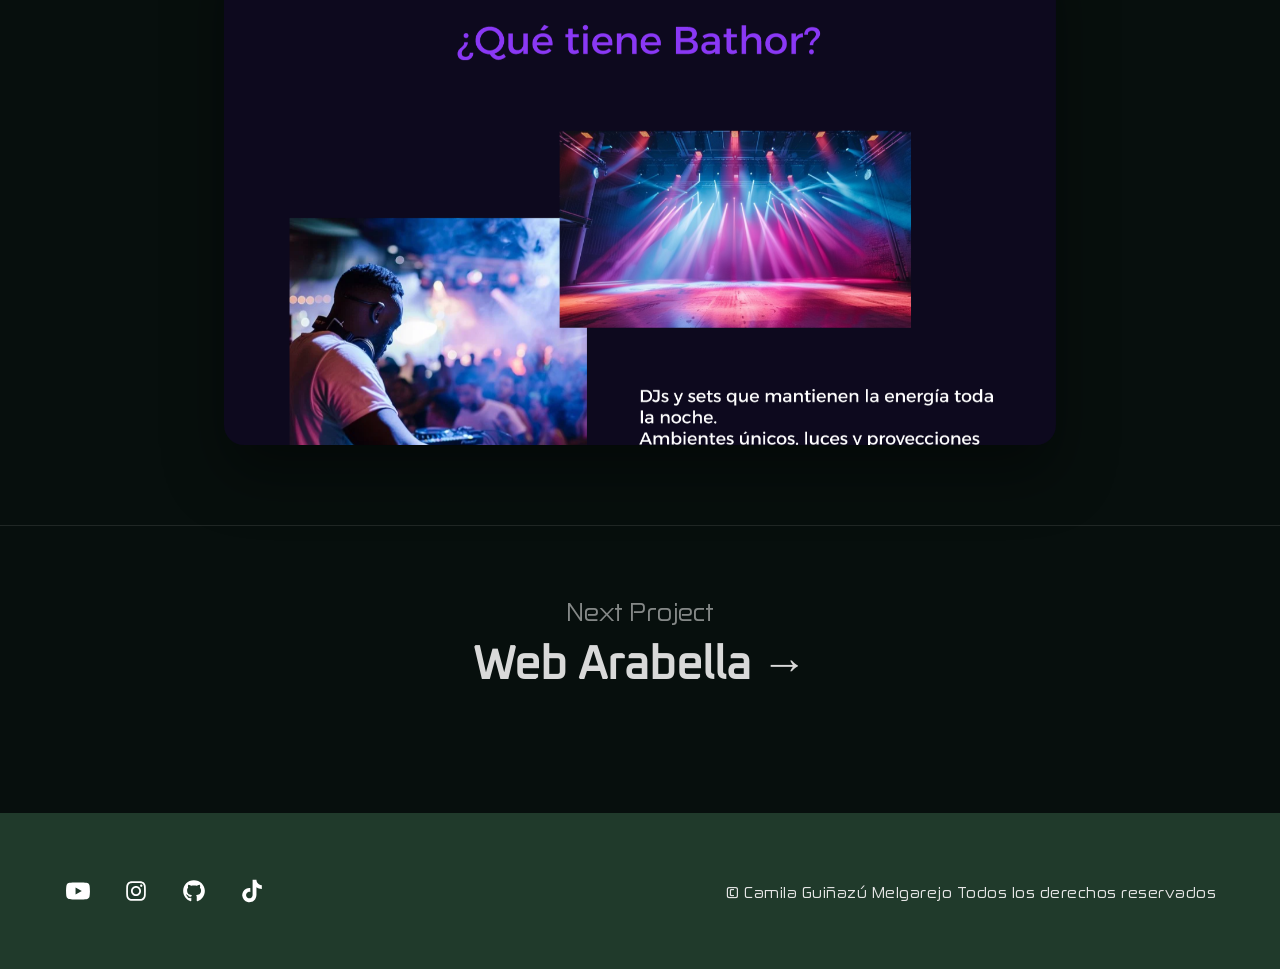
<file: web-bathor.html>
<!DOCTYPE html>
<html lang="es">

<head>
  <meta charset="UTF-8">
  <meta name="viewport" content="width=device-width, initial-scale=1.0">
  <title>Bathor | UX/UI Web Platform Case Study — Camila Guiñazú</title>
  <link rel="stylesheet" href="styles.css">
</head>

<canvas id="bg"></canvas>

<body>

  <!-- Header -->

  <header class="navbar">

    <div class="logo">
      <img src="Isologo.png" alt="Logo">
    </div>

    <nav class="nav-links">
      <a href="index.html#sobre">Sobre Mí</a>
      <a href="index.html#proyectos">Proyectos</a>
      <a href="index.html#servicios">Servicios</a>
      <a href="index.html#contacto">Contacto</a>
    </nav>

    <div class="menu-toggle">
      <span></span>
      <span></span>
      <span></span>
    </div>

  </header>

  <!-- HERO PROYECTO -->

  <section class="hero-proyecto">

    <div class="hero-img">
      <img src="Web-Bathor.png" alt="Web Bathor">
    </div>

    <h1 class="titulo-proyecto">Bathor Eventos</h1>

  </section>


  <!-- INFO DEL PROYECTO -->

  <section class="info-proyecto">

    <div class="info-container">

      <div class="info-datos">

        <div class="dato">
          <span>Category</span>
          <p>UX/UI Case Study</p>
        </div>

        <div class="dato">
          <span>Year</span>
          <p>2025</p>
        </div>

        <div class="dato">
          <span>Client</span>
          <p>Bathor Eventos</p>
        </div>

      </div>

      <div class="linea-divisoria"></div>

      <div class="info-descripcion">

        <p>
          Bathor es una plataforma web conceptual dedicada a la creación,
          curaduría y difusión de eventos y experiencias presenciales. La
          propuesta integra celebraciones privadas, experiencias temáticas,
          eventos corporativos y las Noches Bathor, eventos propios con
          curaduría visual y musical exclusiva.

          El proyecto fue desarrollado como caso de estudio UX/UI para
          simular un producto digital real, enfocado en experiencia,
          identidad y exploración visual.
        </p>

        <div class="links-proyecto">
          <a class="link-prototipo"
            href="https://www.figma.com/proto/3r0uV6hPKnn0EZ8C7QFTxm/Web-Bathor-Eventos?page-id=0%3A1&node-id=3-66&p=f&viewport=-16333%2C717%2C3.89&t=RLwawbJ9K2sAVrbj-1&scaling=scale-down&content-scaling=fixed"
            target="_blank">
            Ver prototipo →
          </a>

          <a href="https://drive.google.com/file/d/1WrcvMdrL2VaQe5xleZ1sY8HwOSty1YJx/view" target="_blank" class="link-pdf">
            Ver case study →
          </a>
        </div>

      </div>

    </div>

  </section>


  <!-- GALERIA -->

  <h2>Galeria</h2>

  <section class="galeria-proyecto">

    <img src="Bathor/Home.png" alt="Home-Bathor">
    <img src="Bathor/Eventos.png" alt="Eventos-Bathor">
    <img src="Bathor/Detalle_Evento.png" alt="Detalle_Evento-Bathor">
    <img src="Bathor/Noches_Bathor.png" alt="Noches_Bathor">

  </section>


  <!-- NEXT PROJECT -->

  <section class="next-project">

    <a href="web-arabella.html">

      <p class="next-text">Next Project</p>

      <h2>Web Arabella →</h2>

    </a>

  </section>

  <!-- Footer -->

  <footer class="footer">
    <div class="footer-container">

      <div class="footer-social">
        <a href="https://www.youtube.com/@design.guinazu" aria-label="YouTube">
          <svg xmlns="http://www.w3.org/2000/svg" viewBox="0 0 640 640">
            <path fill="rgb(255, 255, 255)"
              d="M581.7 188.1C575.5 164.4 556.9 145.8 533.4 139.5C490.9 128 320.1 128 320.1 128C320.1 128 149.3 128 106.7 139.5C83.2 145.8 64.7 164.4 58.4 188.1C47 231 47 320.4 47 320.4C47 320.4 47 409.8 58.4 452.7C64.7 476.3 83.2 494.2 106.7 500.5C149.3 512 320.1 512 320.1 512C320.1 512 490.9 512 533.5 500.5C557 494.2 575.5 476.3 581.8 452.7C593.2 409.8 593.2 320.4 593.2 320.4C593.2 320.4 593.2 231 581.8 188.1zM264.2 401.6L264.2 239.2L406.9 320.4L264.2 401.6z" />
          </svg>
        </a>

        <a href="https://www.instagram.com/design.guinazu/" aria-label="Instagram">
          <svg xmlns="http://www.w3.org/2000/svg" viewBox="0 0 640 640">
            <path fill="rgb(255, 255, 255)"
              d="M320.3 205C256.8 204.8 205.2 256.2 205 319.7C204.8 383.2 256.2 434.8 319.7 435C383.2 435.2 434.8 383.8 435 320.3C435.2 256.8 383.8 205.2 320.3 205zM319.7 245.4C360.9 245.2 394.4 278.5 394.6 319.7C394.8 360.9 361.5 394.4 320.3 394.6C279.1 394.8 245.6 361.5 245.4 320.3C245.2 279.1 278.5 245.6 319.7 245.4zM413.1 200.3C413.1 185.5 425.1 173.5 439.9 173.5C454.7 173.5 466.7 185.5 466.7 200.3C466.7 215.1 454.7 227.1 439.9 227.1C425.1 227.1 413.1 215.1 413.1 200.3zM542.8 227.5C541.1 191.6 532.9 159.8 506.6 133.6C480.4 107.4 448.6 99.2 412.7 97.4C375.7 95.3 264.8 95.3 227.8 97.4C192 99.1 160.2 107.3 133.9 133.5C107.6 159.7 99.5 191.5 97.7 227.4C95.6 264.4 95.6 375.3 97.7 412.3C99.4 448.2 107.6 480 133.9 506.2C160.2 532.4 191.9 540.6 227.8 542.4C264.8 544.5 375.7 544.5 412.7 542.4C448.6 540.7 480.4 532.5 506.6 506.2C532.8 480 541 448.2 542.8 412.3C544.9 375.3 544.9 264.5 542.8 227.5zM495 452C487.2 471.6 472.1 486.7 452.4 494.6C422.9 506.3 352.9 503.6 320.3 503.6C287.7 503.6 217.6 506.2 188.2 494.6C168.6 486.8 153.5 471.7 145.6 452C133.9 422.5 136.6 352.5 136.6 319.9C136.6 287.3 134 217.2 145.6 187.8C153.4 168.2 168.5 153.1 188.2 145.2C217.7 133.5 287.7 136.2 320.3 136.2C352.9 136.2 423 133.6 452.4 145.2C472 153 487.1 168.1 495 187.8C506.7 217.3 504 287.3 504 319.9C504 352.5 506.7 422.6 495 452z" />
          </svg>
        </a>

        <a href="https://github.com/guinazumultimedia-hub" aria-label="GitHub">
          <svg xmlns="http://www.w3.org/2000/svg" viewBox="0 0 640 640">
            <path fill="rgb(255, 255, 255)"
              d="M237.9 461.4C237.9 463.4 235.6 465 232.7 465C229.4 465.3 227.1 463.7 227.1 461.4C227.1 459.4 229.4 457.8 232.3 457.8C235.3 457.5 237.9 459.1 237.9 461.4zM206.8 456.9C206.1 458.9 208.1 461.2 211.1 461.8C213.7 462.8 216.7 461.8 217.3 459.8C217.9 457.8 216 455.5 213 454.6C210.4 453.9 207.5 454.9 206.8 456.9zM251 455.2C248.1 455.9 246.1 457.8 246.4 460.1C246.7 462.1 249.3 463.4 252.3 462.7C255.2 462 257.2 460.1 256.9 458.1C256.6 456.2 253.9 454.9 251 455.2zM316.8 72C178.1 72 72 177.3 72 316C72 426.9 141.8 521.8 241.5 555.2C254.3 557.5 258.8 549.6 258.8 543.1C258.8 536.9 258.5 502.7 258.5 481.7C258.5 481.7 188.5 496.7 173.8 451.9C173.8 451.9 162.4 422.8 146 415.3C146 415.3 123.1 399.6 147.6 399.9C147.6 399.9 172.5 401.9 186.2 425.7C208.1 464.3 244.8 453.2 259.1 446.6C261.4 430.6 267.9 419.5 275.1 412.9C219.2 406.7 162.8 398.6 162.8 302.4C162.8 274.9 170.4 261.1 186.4 243.5C183.8 237 175.3 210.2 189 175.6C209.9 169.1 258 202.6 258 202.6C278 197 299.5 194.1 320.8 194.1C342.1 194.1 363.6 197 383.6 202.6C383.6 202.6 431.7 169 452.6 175.6C466.3 210.3 457.8 237 455.2 243.5C471.2 261.2 481 275 481 302.4C481 398.9 422.1 406.6 366.2 412.9C375.4 420.8 383.2 435.8 383.2 459.3C383.2 493 382.9 534.7 382.9 542.9C382.9 549.4 387.5 557.3 400.2 555C500.2 521.8 568 426.9 568 316C568 177.3 455.5 72 316.8 72zM169.2 416.9C167.9 417.9 168.2 420.2 169.9 422.1C171.5 423.7 173.8 424.4 175.1 423.1C176.4 422.1 176.1 419.8 174.4 417.9C172.8 416.3 170.5 415.6 169.2 416.9zM158.4 408.8C157.7 410.1 158.7 411.7 160.7 412.7C162.3 413.7 164.3 413.4 165 412C165.7 410.7 164.7 409.1 162.7 408.1C160.7 407.5 159.1 407.8 158.4 408.8zM190.8 444.4C189.2 445.7 189.8 448.7 192.1 450.6C194.4 452.9 197.3 453.2 198.6 451.6C199.9 450.3 199.3 447.3 197.3 445.4C195.1 443.1 192.1 442.8 190.8 444.4zM179.4 429.7C177.8 430.7 177.8 433.3 179.4 435.6C181 437.9 183.7 438.9 185 437.9C186.6 436.6 186.6 434 185 431.7C183.6 429.4 181 428.4 179.4 429.7z" />
          </svg>
        </a>

        <a href="https://www.tiktok.com/@guinazu.multimedia?lang=es" aria-label="TikTok">
          <svg xmlns="http://www.w3.org/2000/svg" viewBox="0 0 640 640">
            <path fill="rgb(255, 255, 255)"
              d="M544.5 273.9C500.5 274 457.5 260.3 421.7 234.7L421.7 413.4C421.7 446.5 411.6 478.8 392.7 506C373.8 533.2 347.1 554 316.1 565.6C285.1 577.2 251.3 579.1 219.2 570.9C187.1 562.7 158.3 545 136.5 520.1C114.7 495.2 101.2 464.1 97.5 431.2C93.8 398.3 100.4 365.1 116.1 336C131.8 306.9 156.1 283.3 185.7 268.3C215.3 253.3 248.6 247.8 281.4 252.3L281.4 342.2C266.4 337.5 250.3 337.6 235.4 342.6C220.5 347.6 207.5 357.2 198.4 369.9C189.3 382.6 184.4 398 184.5 413.8C184.6 429.6 189.7 444.8 199 457.5C208.3 470.2 221.4 479.6 236.4 484.4C251.4 489.2 267.5 489.2 282.4 484.3C297.3 479.4 310.4 469.9 319.6 457.2C328.8 444.5 333.8 429.1 333.8 413.4L333.8 64L421.8 64C421.7 71.4 422.4 78.9 423.7 86.2C426.8 102.5 433.1 118.1 442.4 131.9C451.7 145.7 463.7 157.5 477.6 166.5C497.5 179.6 520.8 186.6 544.6 186.6L544.6 274z" />
          </svg>
        </a>

      </div>

      <div class="footer-copy">
        © Camila Guiñazú Melgarejo Todos los derechos reservados
      </div>

    </div>
  </footer>

  <script src="script.js"></script>
</body>

</html>
</file>
<file: styles.css>
@font-face {
    font-family: "Zekton";
    src: url("Fonts/Zekton-Regular.woff2") format("woff2");
    font-display: swap;
}

@font-face {
    font-family: "Oxanium";
    src: url("Fonts/Oxanium-Regular.woff2") format("woff2");
    font-display: swap;
}

:root {
  --bg: #070F0D;
  --text: #D9D9D9;
}

* {
  margin: 0;
  padding: 0;
  box-sizing: border-box;
}

body {
  background: var(--bg);
  color: var(--text);
  font-family: 'Zekton', sans-serif;
  overflow-x: hidden;
}

/* Canvas fondo */
html,
body {
  margin: 0;
  padding: 0;
  overflow-x: hidden;
  scroll-behavior: smooth;
}

.section {
  scroll-margin-top: 10px;
}

#bg {
  position: fixed;
  top: 0;
  left: 0;
  width: 100vw;
  height: 100vh;
  display: block;
  z-index: -1;
}

/* Header */
.navbar {
  position: fixed;
  width: 100%;
  padding: clamp(1rem, 3vw, 2rem) clamp(2rem, 5vw, 8rem);
  display: flex;
  justify-content: space-between;
  align-items: center;
  background: transparent;
  z-index: 10;
  margin-top: 0.5rem;
}

.navbar a {
  text-decoration: none;
  color: var(--text);
  margin-left: clamp(1rem, 4vw, 5rem);
  font-size: clamp(1rem, 1.5vw, 1.5rem);
  transition: 0.3s;
}

.navbar a:hover {
  color: #63B980;
}

.logo img {
  height: clamp(4rem, 10vw, 6rem);
  width: auto;
  margin-left: 0.5rem;
  margin-top: 0.25rem;
  display: block;
}

/* Toggle */

.menu-toggle {
  display: none;
  flex-direction: column;
  gap: 6px;
  cursor: pointer;
}

.menu-toggle span {
  width: 28px;
  height: 2px;
  background: #63B980;
  transition: 0.3s;
}

.nav-links a:hover {
  color: #63B980;
  transform: translateY(-2px);
}

.menu-toggle.active span:nth-child(1) {
  transform: rotate(45deg) translateY(10px);
}

.menu-toggle.active span:nth-child(2) {
  opacity: 0;
}

.menu-toggle.active span:nth-child(3) {
  transform: rotate(-45deg) translateY(-10px);
}

/* CELULAR */

@media (max-width: 768px) {

  .menu-toggle {
    display: flex;
  }

  .nav-links {
    position: fixed;
    top: 0;
    right: -100%;
    width: 100%;
    height: 100vh;
    background: #070F0D;

    display: flex;
    flex-direction: column;
    justify-content: center;
    align-items: center;

    gap: 40px;
    transition: 0.5s;
  }

  .nav-links a {
    font-size: 28px;
    margin: 0;
  }

  .nav-links.active {
    right: 0;
  }

}


/* Hero */
.hero {
  min-height: 100vh;
  display: flex;
  flex-direction: column;
  justify-content: center;
  align-items: center;
  padding-top: clamp(120px, 20vh, 220px);
  padding-left: clamp(20px, 6vw, 80px);
  padding-right: clamp(20px, 6vw, 80px);
}

.hero-text {
  font-size: clamp(3rem, 6vw, 5rem);
  max-width: 18ch;
  line-height: 1.1;
  opacity: 0;
  transform: translateY(5vh);
  animation: slideUp 1.4s ease forwards;
}

@media (max-width: 480px){

  .hero-text{
    font-size: clamp(2.2rem, 8vw, 3rem);
    max-width: 22ch;
  }

}

@keyframes slideUp {
  to {
    opacity: 1;
    transform: translateY(0);
  }
}

/* Tipografía */
h1,
h2,
h3,
h4 {
  font-family: 'Oxanium', sans-serif;
}

h2,
h3,
h4 {
  font-family: 'Oxanium', sans-serif;
  text-align: center;
}

h2 {
  font-size: clamp(2.5rem, 5vw, 4.5rem);
  margin-bottom: clamp(1.5rem, 4vw, 3rem);
}

h3 {
  font-size: clamp(2rem, 4vw, 3.5rem);
  margin-top: clamp(2rem, 5vw, 6rem);
  margin-bottom: clamp(1rem, 4vw, 3rem);
}

h4 {
  font-size: clamp(1.5rem, 3vw, 2.5rem);
  color: #63B980;
}

p {
  font-size: clamp(1rem, 2vw, 1.7rem);
}

/* Galeria */

.galeria-proyecto h3,
.motion-videos h3 {
  font-size: clamp(1.5rem, 3vw, 2.5rem);
  margin-top: clamp(1rem, 2vw, 2rem);
  margin-bottom: clamp(1rem, 2vw, 2rem);
}

.galeria-proyecto h2 {
  margin-top: clamp(-5rem, -5vw, -6rem);
  margin-bottom: clamp(-1rem, -2vw, -2rem);
}

.galeria-proyecto video {
  margin-top: clamp(-1rem, -2vw, -1.5rem);
}


/* Botones */
.btn-outline {
  display: block;
  width: fit-content;
  margin: clamp(2rem, 6vw, 5rem) auto 0 auto;
  padding: clamp(0.8rem, 2vw, 1.5rem) clamp(2rem, 4vw, 3rem);
  font-size: clamp(0.9rem, 1.5vw, 1.25rem);
  letter-spacing: 1px;
  border: 2.5px solid #203A2B;
  border-radius: clamp(1.5rem, 3vw, 3rem);
  background: #203A2B;
  color: #ffffff;
  text-decoration: none;
  transition: background 0.3s ease, color 0.3s ease;
}

.btn-outline:hover {
  background: transparent;
  color: #ffffff;
}

.form-contacto button {
  font-family: 'Zekton', sans-serif;
  font-size: clamp(0.9rem, 1.5vw, 1.2rem);
  padding: clamp(0.8rem, 2vw, 1.2rem) clamp(1.5rem, 4vw, 2rem);
  border-radius: clamp(1rem, 2vw, 2rem);
  border: 2.5px solid #203A2B;
  background: #203A2B;
  color: #ffffff;
  cursor: pointer;
  align-self: center;
  transition: 0.3s;
}

.form-contacto button:hover {
  background: transparent;
}


/* Secciones */
.section {
  min-height: 100vh;
  padding: clamp(2rem, 5vw, 7rem);
}


/* Sobre mi */
.sobre-contenido {
  display: flex;
  align-items: center;
  justify-content: center;
  gap: clamp(2rem, 6vw, 6rem);
  margin: clamp(1rem, 3vw, 2rem) auto 0 auto;
  max-width: 1100px;
  width: 100%;
}

.texto-inicio {
  flex: 1;
  text-align: left;
  opacity: 0;
  transform: translateX(-5vw);
  transition: all 0.9s ease;
}

.texto-inicio p {
  line-height: 1.6;
  max-width: clamp(20rem, 50vw, 37rem);
}

.foto-inicio img {
  width: 100%;
  max-width: clamp(15rem, 35vw, 20rem);
  border-radius: 200px 200px 0px 20px;
}

.texto-inicio.visible {
  opacity: 1;
  transform: translateX(0);
}

.foto-inicio.visible {
  opacity: 1;
  transform: translateX(0);
}

/* estado inicial oculto */

.foto-inicio {
  flex: 1;
  display: flex;
  justify-content: flex-end;
  opacity: 0;
  transform: translateX(5vw);
  transition: all 0.9s ease;
}

/* cuando aparece */

.texto-inicio.visible {
  opacity: 1;
  transform: translateX(0);
}

.foto-inicio.visible {
  opacity: 1;
  transform: translateX(0);
}

@media (max-width: 768px){

  .sobre-contenido{
    flex-direction: column;
    gap: 40px;
    padding: 0 20px;
  }

  .texto-inicio{
    text-align: left;
  }

  .texto-inicio p{
    max-width: 100%;
  }

  .foto-inicio{
    justify-content: center;
  }

  .foto-inicio img{
    max-width: 260px;
  }

}


/* Programas Experta */

.titulo-programas {
  display: grid;
  grid-template-columns: repeat(5, clamp(5rem, 8vw, 7rem));
  gap: clamp(1rem, 2vw, 2rem);
  justify-content: center;
  max-width: 100%;
  margin: auto;
}

/* fila inferior centrada */
.titulo-programas .logo-item:nth-child(6) {
  grid-column: 2;
}

.titulo-programas .logo-item:nth-child(7) {
  grid-column: 3;
}

.titulo-programas .logo-item:nth-child(8) {
  grid-column: 4;
}

.titulo-programas .logo-item:nth-child(9) {
  grid-column: 5;
}

.titulo-programas img {
  width: 120px;
  height: 120px;
  padding: clamp(0.5rem, 1vw, 1rem);
  border-radius: clamp(0.5rem, 1vw, 1rem);
  object-fit: contain;
  transition: 0.3s ease;
  border: 2px solid transparent;
}

.logo-item {
  display: flex;
  flex-direction: column;
  align-items: center;
  text-align: center;
  gap: 0.5rem;
  opacity: 0;
  transition: opacity 1s ease;
}

.logo-item p {
  font-size: clamp(0.7rem, 1vw, 0.9rem);
  color: #dcdcdc;
  opacity: 0.8;
}

.logo-item:hover img {
  transform: translateY(-4px);
  border-color: #203A2B;
}

.logo-item.visible {
  opacity: 1;
}

/* Ajuste responsive */
@media (max-width: 1200px) {
  .titulo-programas {
    grid-template-columns: repeat(4, clamp(4rem, 8vw, 5.5rem));
  }

  .titulo-programas img {
    width: clamp(4rem, 8vw, 5.5rem);
    height: auto;
  }
}

@media (max-width: 900px) {
  .titulo-programas {
    grid-template-columns: repeat(3, clamp(3.5rem, 10vw, 4.5rem));
  }

  .titulo-programas .logo-item:nth-child(6),
  .titulo-programas .logo-item:nth-child(7),
  .titulo-programas .logo-item:nth-child(8),
  .titulo-programas .logo-item:nth-child(9) {
    grid-column: auto;
  }

  .titulo-programas img {
    width: clamp(3.5rem, 10vw, 4.5rem);
    height: auto;
  }
}

@media (max-width: 600px) {
  .titulo-programas {
    grid-template-columns: repeat(2, clamp(3rem, 15vw, 4rem));
  }

  .titulo-programas img {
    width: clamp(3rem, 15vw, 4rem);
    height: auto;
  }
}


/* Proyectos */
.proyectos {
  padding: clamp(2rem,5vw,6rem) clamp(1.2rem,4vw,3rem);
}

.titulo-proyectos {
  font-size: clamp(2rem, 5vw, 4rem);
  margin-bottom: clamp(2rem, 5vw, 5rem);
  padding-left: clamp(2rem, 5vw, 7rem);
}

.proyectos-container {
  display: grid;
  grid-template-columns: 1.3fr 1fr;
  gap: clamp(2rem, 5vw, 5rem);
  align-items: center;
}

.preview {
  height: clamp(20rem, 50vw, 30rem);
  border-radius: clamp(1rem, 2vw, 2rem);
  overflow: hidden;
}

.preview img {
  width: 100%;
  height: 100%;
  object-fit: cover;
  transition: opacity 0.3s ease, transform 0.4s ease;
}

.lista-proyectos {
  display: flex;
  flex-direction: column;
}

.item {
  display: flex;
  justify-content: space-between;
  padding: 25px 0;
  border-bottom: 1px solid rgba(255, 255, 255, 0.2);
  cursor: pointer;
}

.nombre {
  font-size: 26px;
}

.tipo {
  opacity: 0.6;
  font-size: 16px;
}

.item:hover .nombre {
  transform: translateX(8px);
  transition: 0.3s;
}

.preview img {
  transform: scale(1);
}

.item:hover~.preview img {
  transform: scale(1.05);
}

.preview img:hover {
  transform: scale(1.05);
}

/* Celular */

@media (max-width: 1024px){

  .proyectos h2{
    margin-top: 2rem;
  }

  .proyectos-container{
    grid-template-columns: 1fr;
    flex-direction:column;
    align-items:center;
  }

  .lista-proyectos{
    width:100%;
    max-width:420px;
    margin:0 auto;
  }

  .preview{
  display: none !important;
}

  .item{
    display: flex;
    flex-direction: column;
    align-items: center;
    text-align: center;

    width: 100%;
    max-width: 420px;
    margin: 0 auto;

    gap: 12px;
    border: none;
    padding: 0;
  }

  .item::before{
    content:"";
    width:100%;
    height:200px;
    border-radius:16px;
    background-size:cover;
    background-position:center;
    margin-bottom:10px;
  }

  .item[data-img="Web-Bathor.png"]::before{
    background-image:url("Web-Bathor.png");
  }

  .item[data-img="Web-Arabella.png"]::before{
    background-image:url("Web-Arabella.png");
  }

  .item[data-img="Motion-Discovery.png"]::before{
    background-image:url("Motion-Discovery.png");
  }

  .item[data-img="Defensas-Urbanas.png"]::before{
    background-image:url("Defensas-Urbanas.png");
  }

  .item[data-img="Batting-Caos.png"]::before{
    background-image:url("Batting-Caos.png");
  }

  .item[data-img="The Weeknd/The_Weeknd_Horizontal.png"]::before{
    background-image:url("The Weeknd/The_Weeknd_Horizontal.png");
  }

    .item[data-img="Mundial-Foto.png"]::before{
    background-image:url("Mundial-Foto.png");
  }
}


/* SERVICIOS */

.servicios {
  display: grid;
  grid-template-columns: repeat(5, 260px);
  justify-content: center;
  margin-top: clamp(20px, 4vw, 60px);
}

/* fila superior */
.servicio:nth-child(1) {
  grid-column: 1;
}

.servicio:nth-child(2) {
  grid-column: 3;
}

.servicio:nth-child(3) {
  grid-column: 5;
}

/* fila inferior centrada */
.servicio:nth-child(4) {
  grid-column: 2;
}

.servicio:nth-child(5) {
  grid-column: 4;
}

/* estilo de cada servicio */
.servicio {
  display: flex;
  flex-direction: column;
  align-items: center;
  text-align: center;
}

.servicio img {
  width: 80px;
  margin-bottom: 20px;
}

.servicio h4 {
  margin-top: 10px;
  margin-bottom: 30px;
  min-height: 70px;
}

.servicio ul {
  text-align: left;
  width: 100%;
  list-style: none;
  padding-left: 0;
  margin-top: 10px;
  margin-bottom: 50px;
}

.servicio li {
  margin-bottom: 14px;
  position: relative;
  padding-left: 28px;
  color: #dcdcdc;
}

.servicio li::before {
  content: "◇";
  position: absolute;
  left: 0;
  top: 2px;
  color: #6bc89c;
  font-size: 14px;
}

/* ========================= */
/* LAPTOP */
/* ========================= */

@media (max-width: 1200px) {

  .servicios {
    grid-template-columns: repeat(3, 1fr);
    gap: 40px;
  }

  .servicio {
    grid-column: auto !important;
  }

}

/* ========================= */
/* TABLET */
/* ========================= */

@media (max-width: 900px) {

  .servicios {
    grid-template-columns: repeat(2, 1fr);
    gap: 40px;
    margin-top: 0;
  }

  .servicio {
    grid-column: auto !important;
  }

}

/* ========================= */
/* CELULAR */
/* ========================= */

@media (max-width: 500px) {

  .servicios {
    grid-template-columns: 1fr;
  }

}


/* Formulario contacto */

.form-contacto {
  max-width: 600px;
  margin: 60px auto 0 auto;
  display: flex;
  flex-direction: column;
  gap: 25px;
}

.campo {
  display: flex;
  flex-direction: column;
  gap: 8px;
}

.campo label {
  font-size: 16px;
  opacity: 0.8;
}

.campo input,
.campo select,
.campo textarea {
  background: #0f1a17;
  border: 1.5px solid #203A2B;
  border-radius: 10px;
  padding: 14px;
  font-family: 'Zekton', sans-serif;
  color: #ffffff;
  font-size: 16px;
  outline: none;
  transition: 0.25s;
}

.campo input:focus,
.campo select:focus,
.campo textarea:focus {
  border-color: #63B980;
  box-shadow: 0 0 8px rgba(99, 185, 128, 0.3);
}

textarea {
  resize: vertical;
}

.mensaje-exito {
  display: none;
  margin-top: 30px;
  padding: 20px;
  border: 2px solid #63B980;
  border-radius: 12px;
  text-align: center;
  font-size: 18px;
  color: #ffffff;
  background: #0f1a17;
  opacity: 0;
  transition: 0.4s;
}


/* Footer */

.footer {
  background: #203A2B;
  padding: clamp(2rem, 5vw, 4rem);
}

.footer-copy {
  font-family: 'Zekton', sans-serif;
  font-size: clamp(0.8rem, 1.5vw, 1rem);
  color: #e6e6e6;
  letter-spacing: 0.5px;
}

.footer-container {
  display: flex;
  justify-content: space-between;
  align-items: center;
}

.footer-social {
  display: flex;
  gap: 30px;
}

.footer-social a {
  color: #cfcfcf;
  width: 28px;
  height: 28px;
  display: inline-flex;
  transition: transform 0.3s ease, color 0.3s ease;
}

.footer-social svg {
  width: 100%;
  height: 100%;
}

.footer-social a:hover {
  color: #ffffff;
  transform: translateY(-3px);
}

@media (max-width: 768px){

  .footer-container{
    flex-direction: column;
    gap: 20px;
    text-align: center;
  }

  .footer-social{
    gap:20px;
  }

}


/* Portfolio */

.lista-proyectos a {
  text-decoration: none;
  color: inherit;
}

.preview {
  flex: 1;
  display: flex;
  align-items: center;
  justify-content: center;
}

.preview img {
  max-width: 100%;
  height: auto;
  border-radius: 16px;
  opacity: 0;
  transition: opacity 0.25s ease;
}

.lista-proyectos {
  flex: 1;
  display: flex;
  flex-direction: column;
}

.item {
  display: flex;
  justify-content: space-between;
  align-items: center;
  padding: 22px 0;
  border-bottom: 1px solid rgba(255, 255, 255, 0.2);
  font-size: 20px;
  cursor: pointer;
  transition: 0.3s;
}

.nombre {
  font-weight: 500;
}

.tipo {
  opacity: 0.6;
  font-size: 16px;
}

.item:hover {
  padding-left: 12px;
}

.item:hover .tipo {
  opacity: 1;
}

.titulo-proyectos {
  font-size: 64px;
  margin-bottom: 60px;
  padding-left: 120px;
}


/* HERO PROYECTO */

.hero-proyecto {
  margin-top: -180px;
  padding-top: 120px;
  text-align: center;
}

.hero-img {
  display: flex;
  justify-content: center;
  margin-bottom: 40px;
}

.hero-img img {
  width: 60%;
  border-radius: 24px;
  box-shadow: 0 40px 80px rgba(0, 0, 0, 0.5);
}

.titulo-proyecto {
  font-size: 64px;
  margin-top: 90px;
  margin-bottom: 40px;
}


/* INFO PROYECTO */

.info-proyecto {
  padding: 60px 120px 120px 120px;
}

.info-container {
  display: grid;
  grid-template-columns: 200px 1px 1fr;
  gap: 60px;
  align-items: start;
}

/* datos izquierda */

.info-datos {
  display: flex;
  flex-direction: column;
  gap: 40px;
}

.dato span {
  font-size: 12px;
  letter-spacing: 1px;
  text-transform: uppercase;
  opacity: 0.5;
}

.dato p {
  font-size: 18px;
  margin-top: 6px;
}

/* linea divisoria */

.linea-divisoria {
  width: 1px;
  background: rgba(255, 255, 255, 0.15);
  height: 100%;
}

/* descripcion */

.info-descripcion {
  max-width: 1000px;
}

.info-descripcion p {
  font-size: 22px;
  line-height: 1.7;
}

/* Tablet */

@media (max-width: 1024px) {

  .hero-proyecto{
    margin-top: 0;
    padding-top: 150px;
  }

  .hero-img img{
    width: 90%;
  }

  .titulo-proyecto{
    font-size: 46px;
  }

  .hero-img img{
    width: 90%;
  }

  .info-proyecto{
    padding: 60px 30px;
  }

  .info-container{
    grid-template-columns: 1fr;
    gap: 40px;
  }

  .linea-divisoria{
    display: none;
  }

  .info-datos{
    flex-direction: row;
    justify-content: space-between;
  }

  .info-descripcion{
    max-width: 100%;
  }

  .info-descripcion p{
    font-size: 18px;
  }

  .info-datos .dato{
  text-align: center;
  }

  .next-project h2{
    font-size: 36px !important;
  }

  .galeria-proyecto{
    padding: 60px 20px !important;
  }

  .galeria-proyecto img{
    width: 0% !important;
  }

  .motion-videos{
    padding: 60px 20px !important;
  }

  .motion-videos video{
    width: 90% !important;
    border-radius: 16px;
  }

}

/* Celular */

@media (max-width: 768px) {

  .hero-proyecto{
    margin-top: 0;
    padding-top: 150px;
  }

  .hero-img img{
    width: 90%;
  }

  .titulo-proyecto{
    font-size: 36px;
  }

  .hero-img img{
    width: 90%;
  }

  .info-proyecto{
    padding: 60px 30px;
  }

  .info-container{
    grid-template-columns: 1fr;
    gap: 40px;
  }

  .linea-divisoria{
    display: none;
  }

  .info-datos{
    flex-direction: row;
    justify-content: space-between;
  }

  .info-descripcion{
    max-width: 100%;
  }

  .info-descripcion p{
    font-size: 18px;
  }

  .info-datos .dato{
  text-align: center;
  }

  .next-project h2{
    font-size: 26px !important;
  }

  .galeria-proyecto{
    padding: 60px 20px !important;
  }

  .galeria-proyecto img{
    width: 100% !important;
  }

  .motion-videos{
    padding: 60px 20px !important;
  }

  .motion-videos video{
    width: 100% !important;
    border-radius: 16px;
  }
  
}


/* GALERIA */

.galeria-proyecto {
  padding: 80px 120px;
  display: flex;
  flex-direction: column;
  align-items: center;
  gap: 80px;
}

.galeria-proyecto img {
  width: 80%;
  border-radius: 20px;
  box-shadow: 0 30px 60px rgba(0, 0, 0, 0.4);
}

/* NEXT PROJECT */

.next-project {
  padding: 70px 0;
  text-align: center;
  border-top: 1px solid rgba(255, 255, 255, 0.1);
}

.next-project a {
  text-decoration: none;
  color: inherit;
}

.next-text {
  opacity: 0.6;
  margin-bottom: 10px;
}

.next-project h2 {
  font-size: 46px;
  transition: 0.3s;
}

.next-project:hover h2 {
  letter-spacing: 2px;
}

/* link prototipo */

.links-proyecto {
  display: flex;
  gap: 80px;
  margin-top: 60px;
}

.link-prototipo,
.link-pdf {
  font-size: 18px;
  text-decoration: none;
  color: white;
  border-bottom: 1px solid rgba(255, 255, 255, 0.4);
  padding-bottom: 4px;
  transition: 0.3s;
}

.link-prototipo:hover,
.link-pdf:hover {
  letter-spacing: 1px;
  border-color: white;
}

/* videos */

.motion-videos {
  padding: 120px;
  display: flex;
  flex-direction: column;
  gap: 80px;
  align-items: center;
}

.motion-videos video {
  width: 80%;
  border-radius: 20px;
  box-shadow: 0 30px 60px rgba(0, 0, 0, 0.4);
}
</file>
